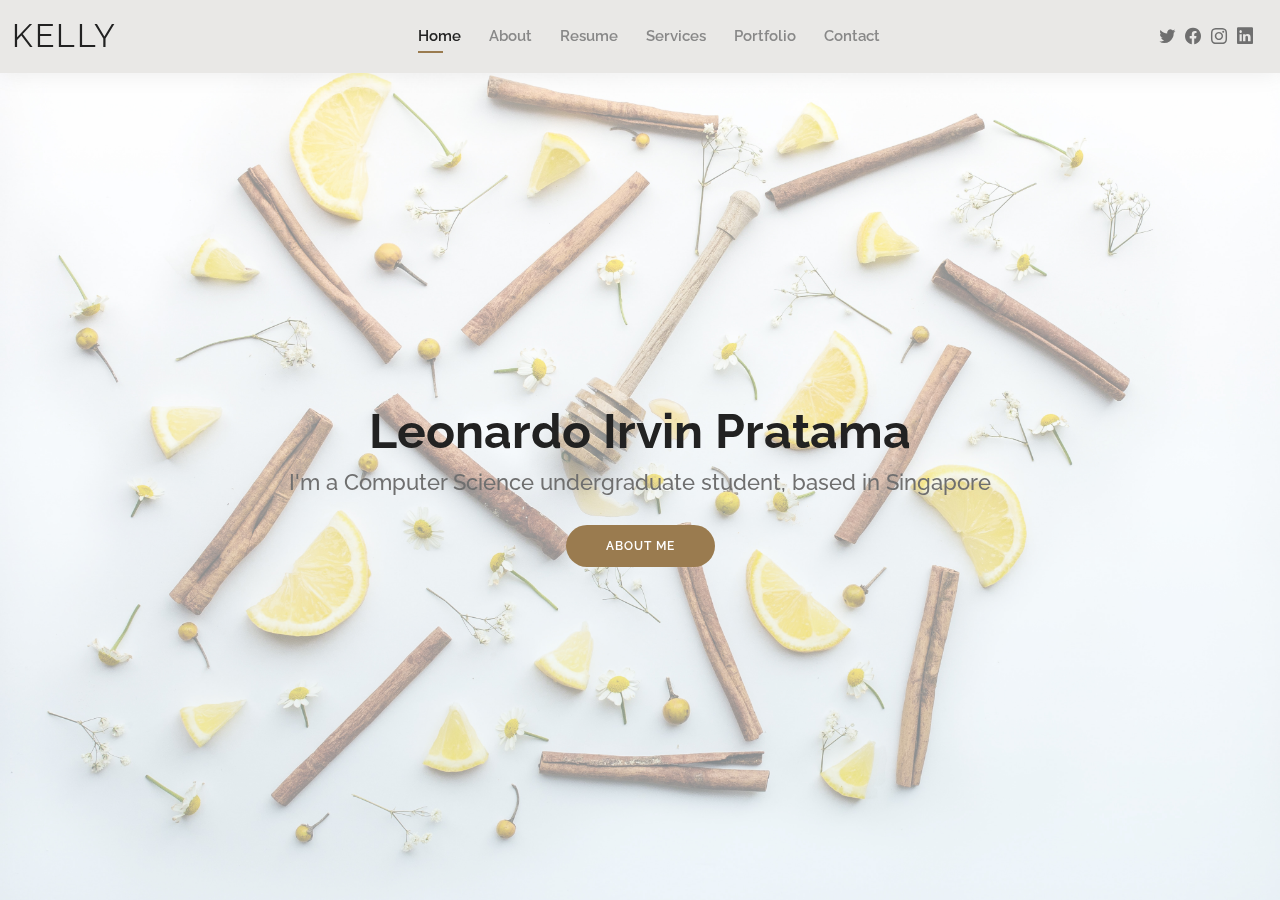
<file: index.html>
<!DOCTYPE html>
<html lang="en">

<head>
  <meta charset="utf-8">
  <meta content="width=device-width, initial-scale=1.0" name="viewport">

  <title>Leonardo Irvin Pratama</title>
  <meta content="" name="description">
  <meta content="" name="keywords">

  <!-- Favicons -->
  <link href="assets/img/favicon.png" rel="icon">
  <link href="assets/img/apple-touch-icon.png" rel="apple-touch-icon">

  <!-- Google Fonts -->
  <link href="https://fonts.googleapis.com/css?family=Open+Sans:300,300i,400,400i,600,600i,700,700i|Raleway:300,300i,400,400i,500,500i,600,600i,700,700i|Poppins:300,300i,400,400i,500,500i,600,600i,700,700i" rel="stylesheet">

  <!-- Vendor CSS Files -->
  <link href="assets/vendor/aos/aos.css" rel="stylesheet">
  <link href="assets/vendor/bootstrap/css/bootstrap.min.css" rel="stylesheet">
  <link href="assets/vendor/bootstrap-icons/bootstrap-icons.css" rel="stylesheet">
  <link href="assets/vendor/boxicons/css/boxicons.min.css" rel="stylesheet">
  <link href="assets/vendor/glightbox/css/glightbox.min.css" rel="stylesheet">
  <link href="assets/vendor/swiper/swiper-bundle.min.css" rel="stylesheet">

  <!-- Template Main CSS File -->
  <link href="assets/css/style.css" rel="stylesheet">

  <!-- =======================================================
  * Template Name: Kelly - v4.3.0
  * Template URL: https://bootstrapmade.com/kelly-free-bootstrap-cv-resume-html-template/
  * Author: BootstrapMade.com
  * License: https://bootstrapmade.com/license/
  ======================================================== -->
</head>

<body>

  <!-- ======= Header ======= -->
  <header id="header" class="fixed-top">
    <div class="container-fluid d-flex justify-content-between align-items-center">

      <h1 class="logo me-auto me-lg-0"><a href="index.html">Kelly</a></h1>
      <!-- Uncomment below if you prefer to use an image logo -->
      <!-- <a href="index.html" class="logo"><img src="assets/img/logo.png" alt="" class="img-fluid"></a>-->

      <nav id="navbar" class="navbar order-last order-lg-0">
        <ul>
          <li><a class="active" href="index.html">Home</a></li>
          <li><a href="about.html">About</a></li>
          <li><a href="resume.html">Resume</a></li>
          <li><a href="services.html">Services</a></li>
          <li><a href="portfolio.html">Portfolio</a></li>
          <li><a href="contact.html">Contact</a></li>
        </ul>
        <i class="bi bi-list mobile-nav-toggle"></i>
      </nav><!-- .navbar -->

      <div class="header-social-links">
        <a href="#" class="twitter"><i class="bi bi-twitter"></i></a>
        <a href="#" class="facebook"><i class="bi bi-facebook"></i></a>
        <a href="#" class="instagram"><i class="bi bi-instagram"></i></a>
        <a href="#" class="linkedin"><i class="bi bi-linkedin"></i></i></a>
      </div>

    </div>

  </header><!-- End Header -->

  <!-- ======= Hero Section ======= -->
  <section id="hero" class="d-flex align-items-center">
    <div class="container d-flex flex-column align-items-center" data-aos="zoom-in" data-aos-delay="100">
      <h1>Leonardo Irvin Pratama</h1>
      <h2>I'm a Computer Science undergraduate student, based in Singapore</h2>
      <a href="about.html" class="btn-about">About Me</a>
    </div>
  </section><!-- End Hero -->

  <div id="preloader"></div>
  <a href="#" class="back-to-top d-flex align-items-center justify-content-center"><i class="bi bi-arrow-up-short"></i></a>

  <!-- Vendor JS Files -->
  <script src="assets/vendor/aos/aos.js"></script>
  <script src="assets/vendor/bootstrap/js/bootstrap.bundle.min.js"></script>
  <script src="assets/vendor/glightbox/js/glightbox.min.js"></script>
  <script src="assets/vendor/isotope-layout/isotope.pkgd.min.js"></script>
  <script src="assets/vendor/php-email-form/validate.js"></script>
  <script src="assets/vendor/purecounter/purecounter.js"></script>
  <script src="assets/vendor/swiper/swiper-bundle.min.js"></script>
  <script src="assets/vendor/waypoints/noframework.waypoints.js"></script>

  <!-- Template Main JS File -->
  <script src="assets/js/main.js"></script>

</body>

</html>
</file>
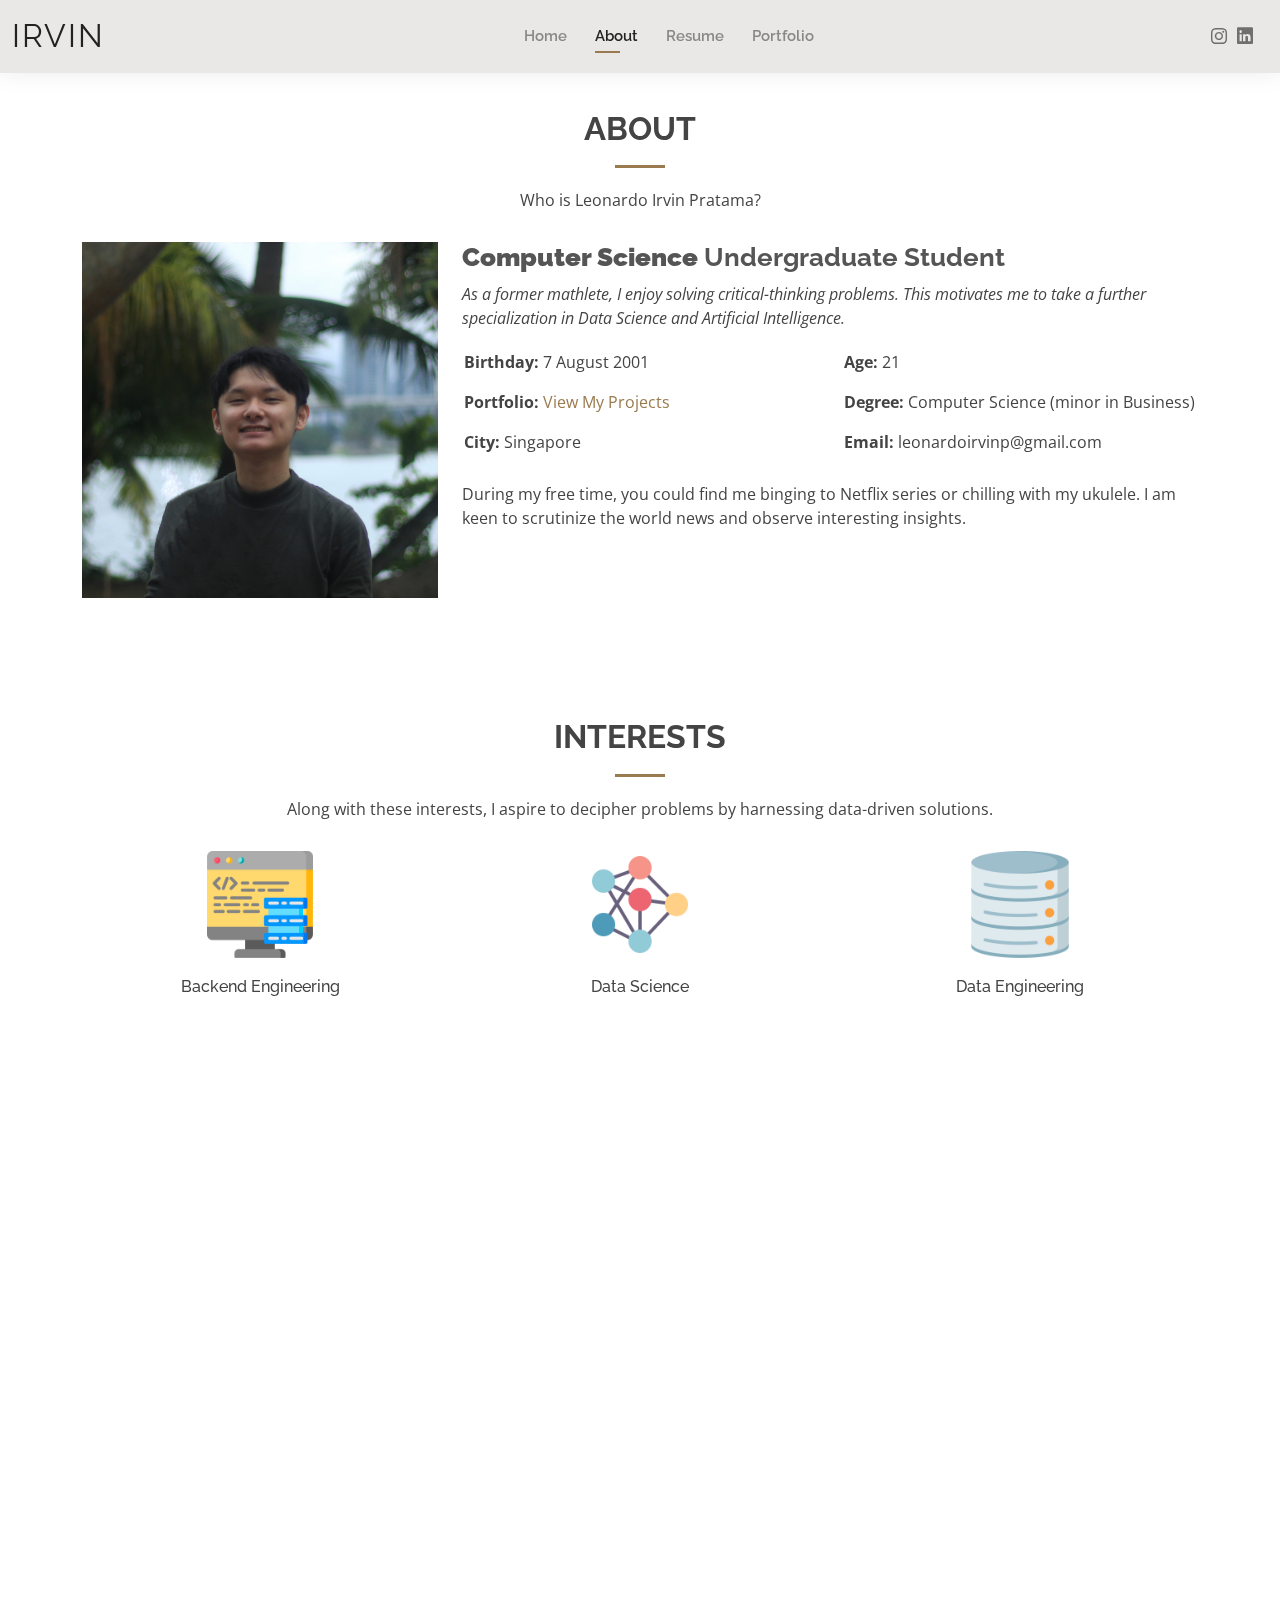
<file: about.html>
<!DOCTYPE html>
<html lang="en">

<head>
  <meta charset="utf-8">
  <meta content="width=device-width, initial-scale=1.0" name="viewport">

  <title>About - Leonardo Irvin Pratama</title>
  <meta content="" name="description">
  <meta content="" name="keywords">

  <!-- Favicons -->
  <link href="assets/img/favicon.png" rel="icon">
  <link href="assets/img/apple-touch-icon.png" rel="apple-touch-icon">

  <!-- Google Fonts -->
  <link href="https://fonts.googleapis.com/css?family=Open+Sans:300,300i,400,400i,600,600i,700,700i|Raleway:300,300i,400,400i,500,500i,600,600i,700,700i|Poppins:300,300i,400,400i,500,500i,600,600i,700,700i" rel="stylesheet">

  <!-- Vendor CSS Files -->
  <link href="assets/vendor/aos/aos.css" rel="stylesheet">
  <link href="assets/vendor/bootstrap/css/bootstrap.min.css" rel="stylesheet">
  <link href="assets/vendor/bootstrap-icons/bootstrap-icons.css" rel="stylesheet">
  <link href="assets/vendor/boxicons/css/boxicons.min.css" rel="stylesheet">
  <link href="assets/vendor/glightbox/css/glightbox.min.css" rel="stylesheet">
  <link href="assets/vendor/swiper/swiper-bundle.min.css" rel="stylesheet">

  <!-- Template Main CSS File -->
  <link href="assets/css/style.css" rel="stylesheet">

  <!-- =======================================================
  * Template Name: Kelly - v4.3.0
  * Template URL: https://bootstrapmade.com/kelly-free-bootstrap-cv-resume-html-template/
  * Author: BootstrapMade.com
  * License: https://bootstrapmade.com/license/
  ======================================================== -->
</head>

<body>

  <!-- ======= Header ======= -->
  <header id="header" class="fixed-top">
    <div class="container-fluid d-flex justify-content-between align-items-center">

      <h1 class="logo me-auto me-lg-0"><a href="index.html">Irvin</a></h1>
      <!-- Uncomment below if you prefer to use an image logo -->
      <!-- <a href="index.html" class="logo"><img src="assets/img/logo.png" alt="" class="img-fluid"></a>-->

      <nav id="navbar" class="navbar order-last order-lg-0">
        <ul>
          <li><a href="index.html">Home</a></li>
          <li><a class="active" href="about.html">About</a></li>
          <li><a href="resume.html">Resume</a></li>
          <li><a href="portfolio.html">Portfolio</a></li>
        </ul>
        <i class="bi bi-list mobile-nav-toggle"></i>
      </nav><!-- .navbar -->

      <div class="header-social-links">
        <a href="https://www.instagram.com/leonardo_irvin/" class="instagram"><i class="bi bi-instagram"></i></a>
        <a href="https://www.linkedin.com/in/leonardo-irvin-pratama/" class="linkedin"><i class="bi bi-linkedin"></i></i></a>
      </div>

    </div>

  </header><!-- End Header -->

  <main id="main">

    <!-- ======= About Section ======= -->
    <section id="about" class="about">
      <div class="container" data-aos="fade-up">

        <div class="section-title">
          <h2>About</h2>
          <p>Who is Leonardo Irvin Pratama?</p>
        </div>

        <div class="row">
          <div class="col-lg-4">
            <img src="assets/img/about.jpeg" class="img-fluid" alt="">
          </div>
          <div class="col-lg-8 pt-4 pt-lg-0 content">
            <h3><strong>Computer Science </strong>Undergraduate Student</h3>
            <p class="fst-italic">
              As a former mathlete, I enjoy solving critical-thinking problems. This motivates me to take a further specialization in Data Science and Artificial Intelligence.
            </p>
            <div class="row">
              <div class="col-lg-6">
                <ul>
                  <li><i class="bi bi-rounded-right"></i> <strong>Birthday:</strong> 7 August 2001</li>
                  <li><i class="bi bi-rounded-right"></i> <strong>Portfolio:</strong><a href="https://l-irvin.github.io/portfolio/portfolio.html"> View My Projects</a></li>
                  <li><i class="bi bi-rounded-right"></i> <strong>City:</strong> Singapore</li>
                </ul>
              </div>
              <div class="col-lg-6">
                <ul>
                  <li><i class="bi bi-rounded-right"></i> <strong>Age:</strong> 21</li>
                  <li><i class="bi bi-rounded-right"></i> <strong>Degree:</strong> Computer Science (minor in Business)</li>
                  <li><i class="bi bi-rounded-right"></i> <strong>Email:</strong> leonardoirvinp@gmail.com</li>
                </ul>
              </div>
            </div>
            <p>
              During my free time, you could find me binging to Netflix series or chilling with my ukulele. I am keen to scrutinize the world news and observe interesting insights.
            </p>
          </div>
        </div>
      </div>
    </section><!-- End About Section -->

    <!-- ======= Facts Section ======= -->
    <section id="facts" class="facts">
      <div class="container" data-aos="fade-up">

        <div class="section-title">
          <h2>Interests</h2>
          <p>Along with these interests, I aspire to decipher problems by harnessing data-driven solutions.</p>
        </div>

        <div class="row counters">

          <div class="col-xs-4 col-4 text-center">
            <img src="assets/img/softeng.png" width="30%" height="30%" class="img-fluid" alt="">
            <h6><br>Backend Engineering</h6>
          </div>

          <div class="col-xs-4 col-4 text-center">
            <img src="assets/img/datasci.png" width="30%" height="30%" class="img-fluid" alt="">
            <h6><br>Data Science</h6>
          </div>

          <div class="col-xs-4 col-4 text-center">
            <img src="assets/img/dataeng.png" width="30%" height="30%" class="img-fluid" alt="">
            <h6><br>Data Engineering</h6>
          </div>

        </div>

      </div>
    </section><!-- End Facts Section -->

    <!-- ======= Skills Section ======= -->
    <section id="skills" class="skills">
      <div class="container" data-aos="fade-up">

        <div class="section-title">
          <h2>Technical Skills</h2>
          <p>In the course of my academic, internship, and self-initiated work, I have developed these few technical skills.</p>
        </div>

        <div class="row skills-content">

          <div class="col-lg-6">

            <div class="progress">
              <span class="skill">Python <i class="val">100%</i></span>
              <div class="progress-bar-wrap">
                <div class="progress-bar" role="progressbar" aria-valuenow="100" aria-valuemin="0" aria-valuemax="100"></div>
              </div>
            </div>

            <div class="progress">
              <span class="skill">C <i class="val">80%</i></span>
              <div class="progress-bar-wrap">
                <div class="progress-bar" role="progressbar" aria-valuenow="80" aria-valuemin="0" aria-valuemax="100"></div>
              </div>
            </div>

            <div class="progress">
              <span class="skill">JavaScript <i class="val">65%</i></span>
              <div class="progress-bar-wrap">
                <div class="progress-bar" role="progressbar" aria-valuenow="65" aria-valuemin="0" aria-valuemax="100"></div>
              </div>
            </div>

            <div class="progress">
              <span class="skill">Java <i class="val">75%</i></span>
              <div class="progress-bar-wrap">
                <div class="progress-bar" role="progressbar" aria-valuenow="75" aria-valuemin="0" aria-valuemax="100"></div>
              </div>
            </div>

          </div>

          <div class="col-lg-6">

            <div class="progress">
              <span class="skill">SQL <i class="val">100%</i></span>
              <div class="progress-bar-wrap">
                <div class="progress-bar" role="progressbar" aria-valuenow="100" aria-valuemin="0" aria-valuemax="100"></div>
              </div>
            </div>

            <div class="progress">
              <span class="skill">C++ <i class="val">65%</i></span>
              <div class="progress-bar-wrap">
                <div class="progress-bar" role="progressbar" aria-valuenow="65" aria-valuemin="0" aria-valuemax="100"></div>
              </div>
            </div>

            <div class="progress">
              <span class="skill">ReactJS <i class="val">80%</i></span>
              <div class="progress-bar-wrap">
                <div class="progress-bar" role="progressbar" aria-valuenow="80" aria-valuemin="0" aria-valuemax="100"></div>
              </div>
            </div>

            <div class="progress">
              <span class="skill">Spark <i class="val">70%</i></span>
              <div class="progress-bar-wrap">
                <div class="progress-bar" role="progressbar" aria-valuenow="70" aria-valuemin="0" aria-valuemax="100"></div>
              </div>
            </div>

          </div>

        </div>

      </div>
    </section><!-- End Skills Section -->

    <!-- ======= Skills Section ======= -->
    <section id="skills" class="skills">
      <div class="container" data-aos="fade-up">

        <div class="section-title">
          <h2>Other Skills</h2>
          <p>Aside from these technical skills, I relish exploring the artsy side of mine out of curiosity during a few organizational work.</p>
        </div>

        <div class="row skills-content">

          <div class="col-lg-6">

            <div class="progress">
              <span class="skill">Adobe Photoshop <i class="val">90%</i></span>
              <div class="progress-bar-wrap">
                <div class="progress-bar" role="progressbar" aria-valuenow="90" aria-valuemin="0" aria-valuemax="100"></div>
              </div>
            </div>

            <div class="progress">
              <span class="skill">Adobe Illustrator <i class="val">95%</i></span>
              <div class="progress-bar-wrap">
                <div class="progress-bar" role="progressbar" aria-valuenow="95" aria-valuemin="0" aria-valuemax="100"></div>
              </div>
            </div>

            <div class="progress">
              <span class="skill">Tableau <i class="val">65%</i></span>
              <div class="progress-bar-wrap">
                <div class="progress-bar" role="progressbar" aria-valuenow="65" aria-valuemin="0" aria-valuemax="100"></div>
              </div>
            </div>

          </div>

          <div class="col-lg-6">

            <div class="progress">
              <span class="skill">Adobe Premiere Pro <i class="val">90%</i></span>
              <div class="progress-bar-wrap">
                <div class="progress-bar" role="progressbar" aria-valuenow="90" aria-valuemin="0" aria-valuemax="100"></div>
              </div>
            </div>

            <div class="progress">
              <span class="skill">Microsoft Office <i class="val">95%</i></span>
              <div class="progress-bar-wrap">
                <div class="progress-bar" role="progressbar" aria-valuenow="95" aria-valuemin="0" aria-valuemax="100"></div>
              </div>
            </div>

          </div>

        </div>

      </div>
    </section><!-- End Skills Section -->

  </main><!-- End #main -->

  <div id="preloader"></div>
  <a href="#" class="back-to-top d-flex align-items-center justify-content-center"><i class="bi bi-arrow-up-short"></i></a>

  <!-- Vendor JS Files -->
  <script src="assets/vendor/aos/aos.js"></script>
  <script src="assets/vendor/bootstrap/js/bootstrap.bundle.min.js"></script>
  <script src="assets/vendor/glightbox/js/glightbox.min.js"></script>
  <script src="assets/vendor/isotope-layout/isotope.pkgd.min.js"></script>
  <script src="assets/vendor/php-email-form/validate.js"></script>
  <script src="assets/vendor/purecounter/purecounter.js"></script>
  <script src="assets/vendor/swiper/swiper-bundle.min.js"></script>
  <script src="assets/vendor/waypoints/noframework.waypoints.js"></script>

  <!-- Template Main JS File -->
  <script src="assets/js/main.js"></script>

</body>

</html>
</file>
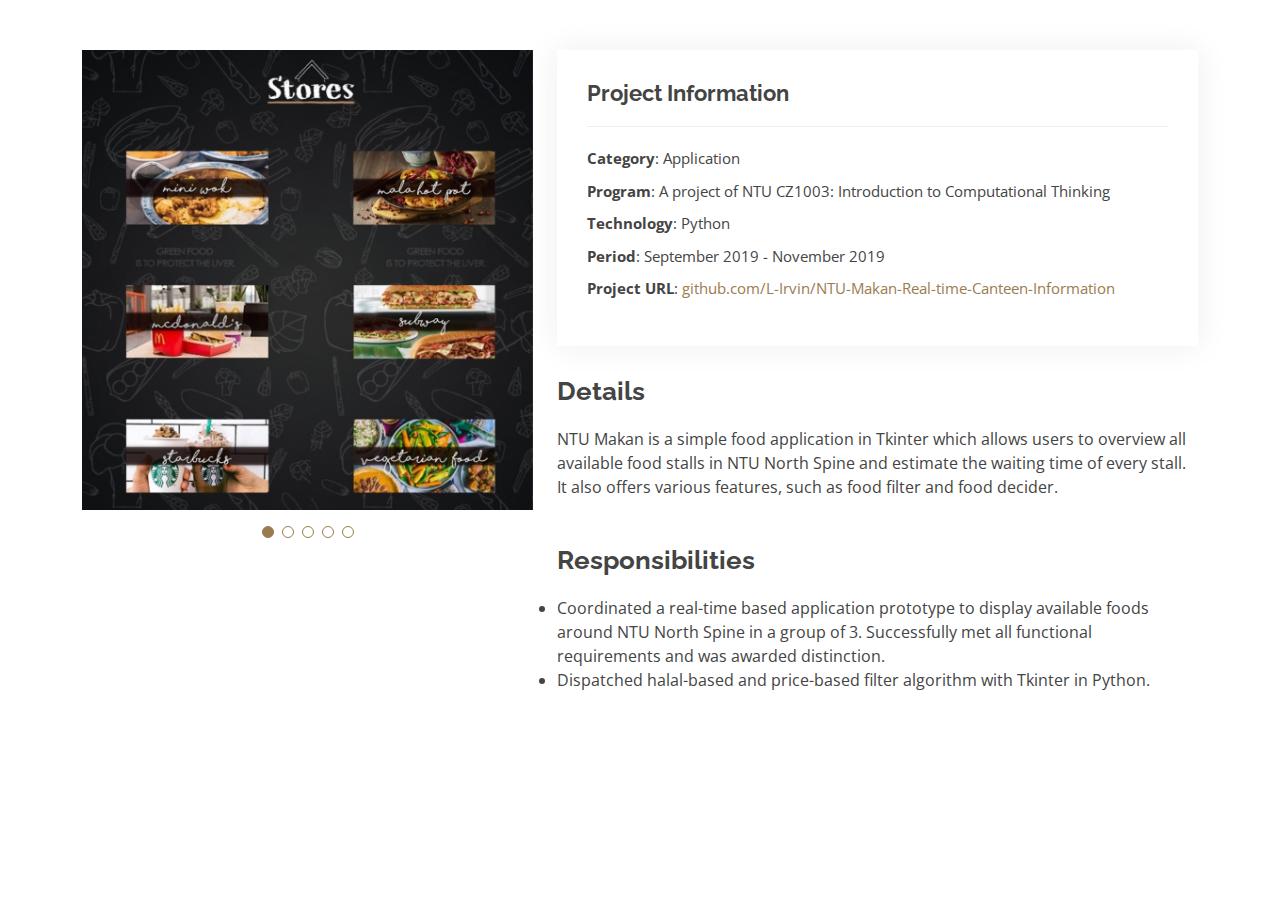
<file: portfolio-details-app-1.html>
<!DOCTYPE html>
<html lang="en">

<head>
  <meta charset="utf-8">
  <meta content="width=device-width, initial-scale=1.0" name="viewport">

  <title>Portfolio Details - Leonardo Irvin Pratama</title>
  <meta content="" name="description">
  <meta content="" name="keywords">

  <!-- Favicons -->
  <link href="assets/img/favicon.png" rel="icon">
  <link href="assets/img/apple-touch-icon.png" rel="apple-touch-icon">

  <!-- Google Fonts -->
  <link href="https://fonts.googleapis.com/css?family=Open+Sans:300,300i,400,400i,600,600i,700,700i|Raleway:300,300i,400,400i,500,500i,600,600i,700,700i|Poppins:300,300i,400,400i,500,500i,600,600i,700,700i" rel="stylesheet">

  <!-- Vendor CSS Files -->
  <link href="assets/vendor/aos/aos.css" rel="stylesheet">
  <link href="assets/vendor/bootstrap/css/bootstrap.min.css" rel="stylesheet">
  <link href="assets/vendor/bootstrap-icons/bootstrap-icons.css" rel="stylesheet">
  <link href="assets/vendor/boxicons/css/boxicons.min.css" rel="stylesheet">
  <link href="assets/vendor/glightbox/css/glightbox.min.css" rel="stylesheet">
  <link href="assets/vendor/swiper/swiper-bundle.min.css" rel="stylesheet">

  <!-- Template Main CSS File -->
  <link href="assets/css/style.css" rel="stylesheet">

  <!-- =======================================================
  * Template Name: Kelly - v4.3.0
  * Template URL: https://bootstrapmade.com/kelly-free-bootstrap-cv-resume-html-template/
  * Author: BootstrapMade.com
  * License: https://bootstrapmade.com/license/
  ======================================================== -->
</head>

<body>

  <main id="main">

    <!-- ======= Portfolio Details Section ======= -->
    <section id="portfolio-details" class="portfolio-details">
      <div class="container">

        <div class="row gy-4">

          <div class="col-lg-5">
            <div class="portfolio-details-slider swiper-container">
              <div class="swiper-wrapper align-items-center">

                <div class="swiper-slide">
                  <img src="assets/img/portfolio/portfolio-6-3.png" alt="">
                </div>

                <div class="swiper-slide">
                  <img src="assets/img/portfolio/portfolio-6-2.png" alt="">
                </div>

                <div class="swiper-slide">
                  <img src="assets/img/portfolio/portfolio-6-4.png" alt="">
                </div>

                <div class="swiper-slide">
                  <img src="assets/img/portfolio/portfolio-6-1.png" alt="">
                </div>

                <div class="swiper-slide">
                  <img src="assets/img/portfolio/portfolio-6-5.png" alt="">
                </div>

              </div>
              <div class="swiper-pagination"></div>
            </div>
          </div>

          <div class="col-lg-7">
            <div class="portfolio-info">
              <h3>Project Information</h3>
              <ul>
                <li><strong>Category</strong>: Application</li>
                <li><strong>Program</strong>: A project of NTU CZ1003: Introduction to Computational Thinking</li>
                <li><strong>Technology</strong>: Python</li>
                <li><strong>Period</strong>: September 2019 - November 2019</li>
                <li><strong>Project URL</strong>: <a href="https://github.com/L-Irvin/NTU-Makan-Real-time-Canteen-Information">github.com/L-Irvin/NTU-Makan-Real-time-Canteen-Information</a></li>
              </ul>
            </div>
            <div class="portfolio-description">
              <h2>Details</h2>
              <p>
                NTU Makan is a simple food application in Tkinter which allows users to overview all available food stalls in NTU North Spine and estimate the waiting time of every stall. It also offers various features, such as food filter and food decider.
              </p>
            </div>
            <div class="portfolio-description">
              <h2>Responsibilities</h2>
              <p>
                <li>Coordinated a real-time based application prototype to display available foods around NTU North Spine in a group of 3. Successfully met all functional requirements and was awarded distinction.</li>
                <li>Dispatched halal-based and price-based filter algorithm with Tkinter in Python.</li>
              </p>
            </div>
          </div>

        </div>

      </div>
    </section><!-- End Portfolio Details Section -->

  </main><!-- End #main -->

  <div id="preloader"></div>
  <a href="#" class="back-to-top d-flex align-items-center justify-content-center"><i class="bi bi-arrow-up-short"></i></a>

  <!-- Vendor JS Files -->
  <script src="assets/vendor/aos/aos.js"></script>
  <script src="assets/vendor/bootstrap/js/bootstrap.bundle.min.js"></script>
  <script src="assets/vendor/glightbox/js/glightbox.min.js"></script>
  <script src="assets/vendor/isotope-layout/isotope.pkgd.min.js"></script>
  <script src="assets/vendor/php-email-form/validate.js"></script>
  <script src="assets/vendor/purecounter/purecounter.js"></script>
  <script src="assets/vendor/swiper/swiper-bundle.min.js"></script>
  <script src="assets/vendor/waypoints/noframework.waypoints.js"></script>

  <!-- Template Main JS File -->
  <script src="assets/js/main.js"></script>

</body>

</html>
</file>
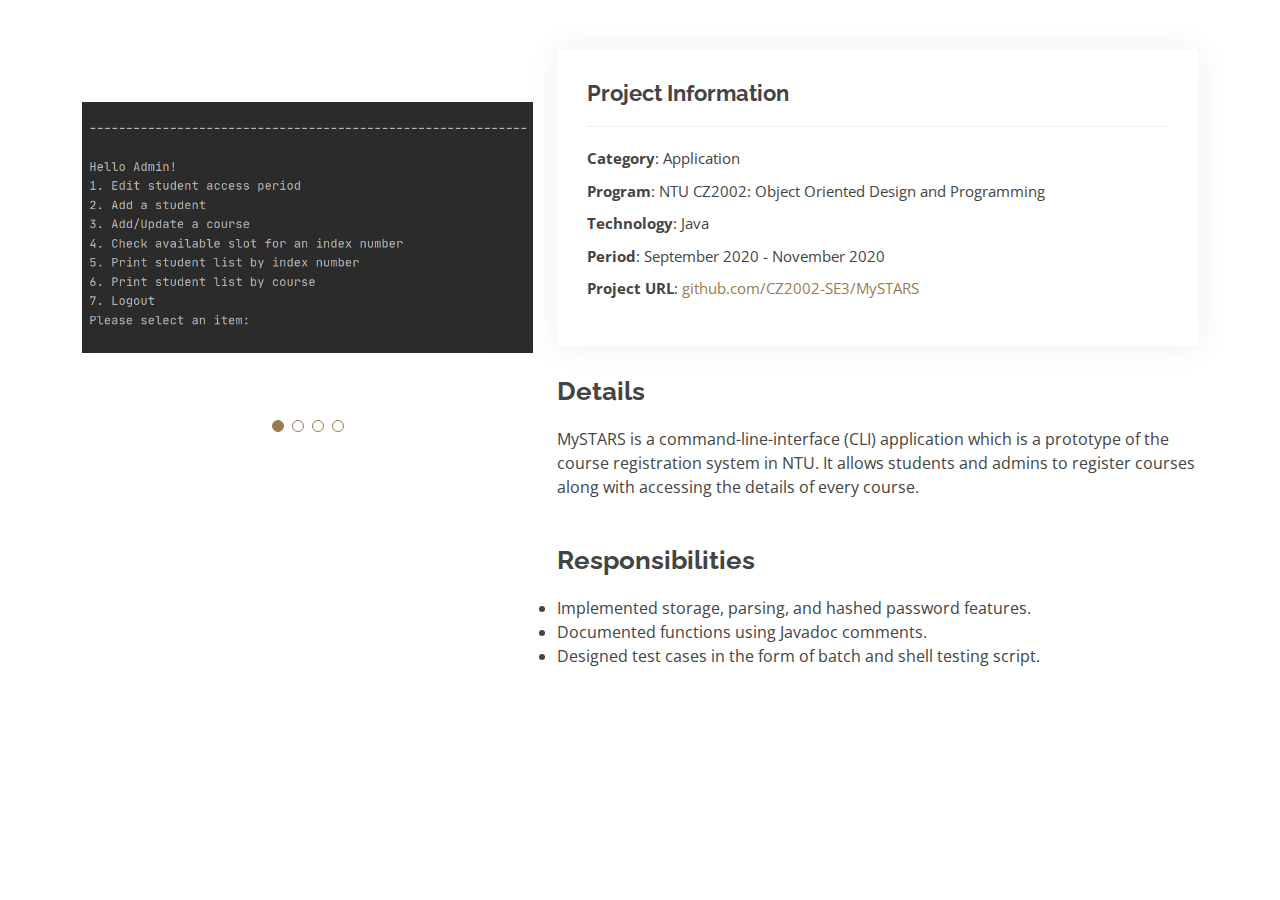
<file: portfolio-details-app-2.html>
<!DOCTYPE html>
<html lang="en">

<head>
  <meta charset="utf-8">
  <meta content="width=device-width, initial-scale=1.0" name="viewport">

  <title>Portfolio Details - Leonardo Irvin Pratama</title>
  <meta content="" name="description">
  <meta content="" name="keywords">

  <!-- Favicons -->
  <link href="assets/img/favicon.png" rel="icon">
  <link href="assets/img/apple-touch-icon.png" rel="apple-touch-icon">

  <!-- Google Fonts -->
  <link href="https://fonts.googleapis.com/css?family=Open+Sans:300,300i,400,400i,600,600i,700,700i|Raleway:300,300i,400,400i,500,500i,600,600i,700,700i|Poppins:300,300i,400,400i,500,500i,600,600i,700,700i" rel="stylesheet">

  <!-- Vendor CSS Files -->
  <link href="assets/vendor/aos/aos.css" rel="stylesheet">
  <link href="assets/vendor/bootstrap/css/bootstrap.min.css" rel="stylesheet">
  <link href="assets/vendor/bootstrap-icons/bootstrap-icons.css" rel="stylesheet">
  <link href="assets/vendor/boxicons/css/boxicons.min.css" rel="stylesheet">
  <link href="assets/vendor/glightbox/css/glightbox.min.css" rel="stylesheet">
  <link href="assets/vendor/swiper/swiper-bundle.min.css" rel="stylesheet">

  <!-- Template Main CSS File -->
  <link href="assets/css/style.css" rel="stylesheet">

  <!-- =======================================================
  * Template Name: Kelly - v4.3.0
  * Template URL: https://bootstrapmade.com/kelly-free-bootstrap-cv-resume-html-template/
  * Author: BootstrapMade.com
  * License: https://bootstrapmade.com/license/
  ======================================================== -->
</head>

<body>

  <main id="main">

    <!-- ======= Portfolio Details Section ======= -->
    <section id="portfolio-details" class="portfolio-details">
      <div class="container">

        <div class="row gy-4">

          <div class="col-lg-5">
            <div class="portfolio-details-slider swiper-container">
              <div class="swiper-wrapper align-items-center">

                <div class="swiper-slide">
                  <img src="assets/img/portfolio/portfolio-3-1.png" alt="">
                </div>

                <div class="swiper-slide">
                  <img src="assets/img/portfolio/portfolio-3-2.png" alt="">
                </div>

                <div class="swiper-slide">
                  <img src="assets/img/portfolio/portfolio-3-3.png" alt="">
                </div>

                <div class="swiper-slide">
                  <img src="assets/img/portfolio/portfolio-3-4.png" alt="">
                </div>

              </div>
              <div class="swiper-pagination"></div>
            </div>
          </div>

          <div class="col-lg-7">
            <div class="portfolio-info">
              <h3>Project Information</h3>
              <ul>
                <li><strong>Category</strong>: Application</li>
                <li><strong>Program</strong>: NTU CZ2002: Object Oriented Design and Programming</li>
                <li><strong>Technology</strong>: Java</li>
                <li><strong>Period</strong>: September 2020 - November 2020</li>
                <li><strong>Project URL</strong>: <a href="https://github.com/CZ2002-SE3/MySTARS">github.com/CZ2002-SE3/MySTARS</a></li>
              </ul>
            </div>
            <div class="portfolio-description">
              <h2>Details</h2>
              <p>
                MySTARS is a command-line-interface (CLI) application which is a prototype of the course registration system in NTU. It allows students and admins to register courses along with accessing the details of every course. 
              </p>
            </div>
            <div class="portfolio-description">
              <h2>Responsibilities</h2>
              <p>
                <li>Implemented storage, parsing, and hashed password features.</li>
                <li>Documented functions using Javadoc comments.</li>
                <li>Designed test cases in the form of batch and shell testing script.</li>
              </p>
            </div>
          </div>

        </div>

      </div>
    </section><!-- End Portfolio Details Section -->

  </main><!-- End #main -->

  <div id="preloader"></div>
  <a href="#" class="back-to-top d-flex align-items-center justify-content-center"><i class="bi bi-arrow-up-short"></i></a>

  <!-- Vendor JS Files -->
  <script src="assets/vendor/aos/aos.js"></script>
  <script src="assets/vendor/bootstrap/js/bootstrap.bundle.min.js"></script>
  <script src="assets/vendor/glightbox/js/glightbox.min.js"></script>
  <script src="assets/vendor/isotope-layout/isotope.pkgd.min.js"></script>
  <script src="assets/vendor/php-email-form/validate.js"></script>
  <script src="assets/vendor/purecounter/purecounter.js"></script>
  <script src="assets/vendor/swiper/swiper-bundle.min.js"></script>
  <script src="assets/vendor/waypoints/noframework.waypoints.js"></script>

  <!-- Template Main JS File -->
  <script src="assets/js/main.js"></script>

</body>

</html>
</file>
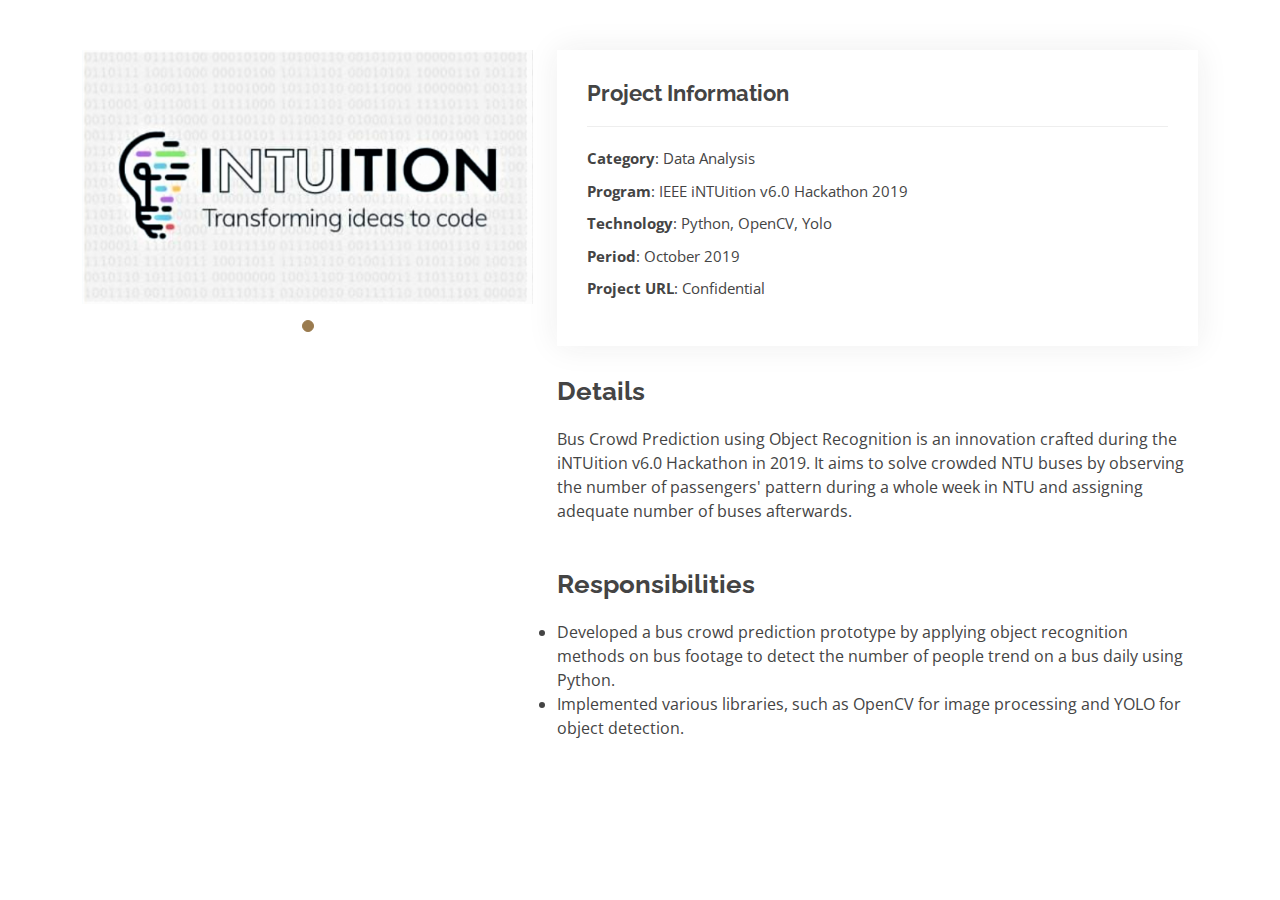
<file: portfolio-details-data-1.html>
<!DOCTYPE html>
<html lang="en">

<head>
  <meta charset="utf-8">
  <meta content="width=device-width, initial-scale=1.0" name="viewport">

  <title>Portfolio Details - Leonardo Irvin Pratama</title>
  <meta content="" name="description">
  <meta content="" name="keywords">

  <!-- Favicons -->
  <link href="assets/img/favicon.png" rel="icon">
  <link href="assets/img/apple-touch-icon.png" rel="apple-touch-icon">

  <!-- Google Fonts -->
  <link href="https://fonts.googleapis.com/css?family=Open+Sans:300,300i,400,400i,600,600i,700,700i|Raleway:300,300i,400,400i,500,500i,600,600i,700,700i|Poppins:300,300i,400,400i,500,500i,600,600i,700,700i" rel="stylesheet">

  <!-- Vendor CSS Files -->
  <link href="assets/vendor/aos/aos.css" rel="stylesheet">
  <link href="assets/vendor/bootstrap/css/bootstrap.min.css" rel="stylesheet">
  <link href="assets/vendor/bootstrap-icons/bootstrap-icons.css" rel="stylesheet">
  <link href="assets/vendor/boxicons/css/boxicons.min.css" rel="stylesheet">
  <link href="assets/vendor/glightbox/css/glightbox.min.css" rel="stylesheet">
  <link href="assets/vendor/swiper/swiper-bundle.min.css" rel="stylesheet">

  <!-- Template Main CSS File -->
  <link href="assets/css/style.css" rel="stylesheet">

  <!-- =======================================================
  * Template Name: Kelly - v4.3.0
  * Template URL: https://bootstrapmade.com/kelly-free-bootstrap-cv-resume-html-template/
  * Author: BootstrapMade.com
  * License: https://bootstrapmade.com/license/
  ======================================================== -->
</head>

<body>

  <main id="main">

    <!-- ======= Portfolio Details Section ======= -->
    <section id="portfolio-details" class="portfolio-details">
      <div class="container">

        <div class="row gy-4">

          <div class="col-lg-5">
            <div class="portfolio-details-slider swiper-container">
              <div class="swiper-wrapper align-items-center">

                <div class="swiper-slide">
                  <img src="assets/img/portfolio/portfolio-5.png" alt="">
                </div>

              </div>
              <div class="swiper-pagination"></div>
            </div>
          </div>

          <div class="col-lg-7">
            <div class="portfolio-info">
              <h3>Project Information</h3>
              <ul>
                <li><strong>Category</strong>: Data Analysis</li>
                <li><strong>Program</strong>: IEEE iNTUition v6.0 Hackathon 2019</li>
                <li><strong>Technology</strong>: Python, OpenCV, Yolo</li>
                <li><strong>Period</strong>: October 2019</li>
                <li><strong>Project URL</strong>: Confidential</li>
              </ul>
            </div>
            <div class="portfolio-description">
              <h2>Details</h2>
              <p>
                Bus Crowd Prediction using Object Recognition is an innovation crafted during the iNTUition v6.0 Hackathon in 2019. It aims to solve crowded NTU buses by observing the number of passengers' pattern during a whole week in NTU and assigning adequate number of buses afterwards. 
              </p>
            </div>
            <div class="portfolio-description">
              <h2>Responsibilities</h2>
              <p>
                <li>Developed a bus crowd prediction prototype by applying object recognition methods on bus footage to detect the number of people trend on a bus daily using Python.</li>
                <li>Implemented various libraries, such as OpenCV for image processing and YOLO for object detection.</li>
              </p>
            </div>
          </div>

        </div>

      </div>
    </section><!-- End Portfolio Details Section -->

  </main><!-- End #main -->

  <div id="preloader"></div>
  <a href="#" class="back-to-top d-flex align-items-center justify-content-center"><i class="bi bi-arrow-up-short"></i></a>

  <!-- Vendor JS Files -->
  <script src="assets/vendor/aos/aos.js"></script>
  <script src="assets/vendor/bootstrap/js/bootstrap.bundle.min.js"></script>
  <script src="assets/vendor/glightbox/js/glightbox.min.js"></script>
  <script src="assets/vendor/isotope-layout/isotope.pkgd.min.js"></script>
  <script src="assets/vendor/php-email-form/validate.js"></script>
  <script src="assets/vendor/purecounter/purecounter.js"></script>
  <script src="assets/vendor/swiper/swiper-bundle.min.js"></script>
  <script src="assets/vendor/waypoints/noframework.waypoints.js"></script>

  <!-- Template Main JS File -->
  <script src="assets/js/main.js"></script>

</body>

</html>
</file>
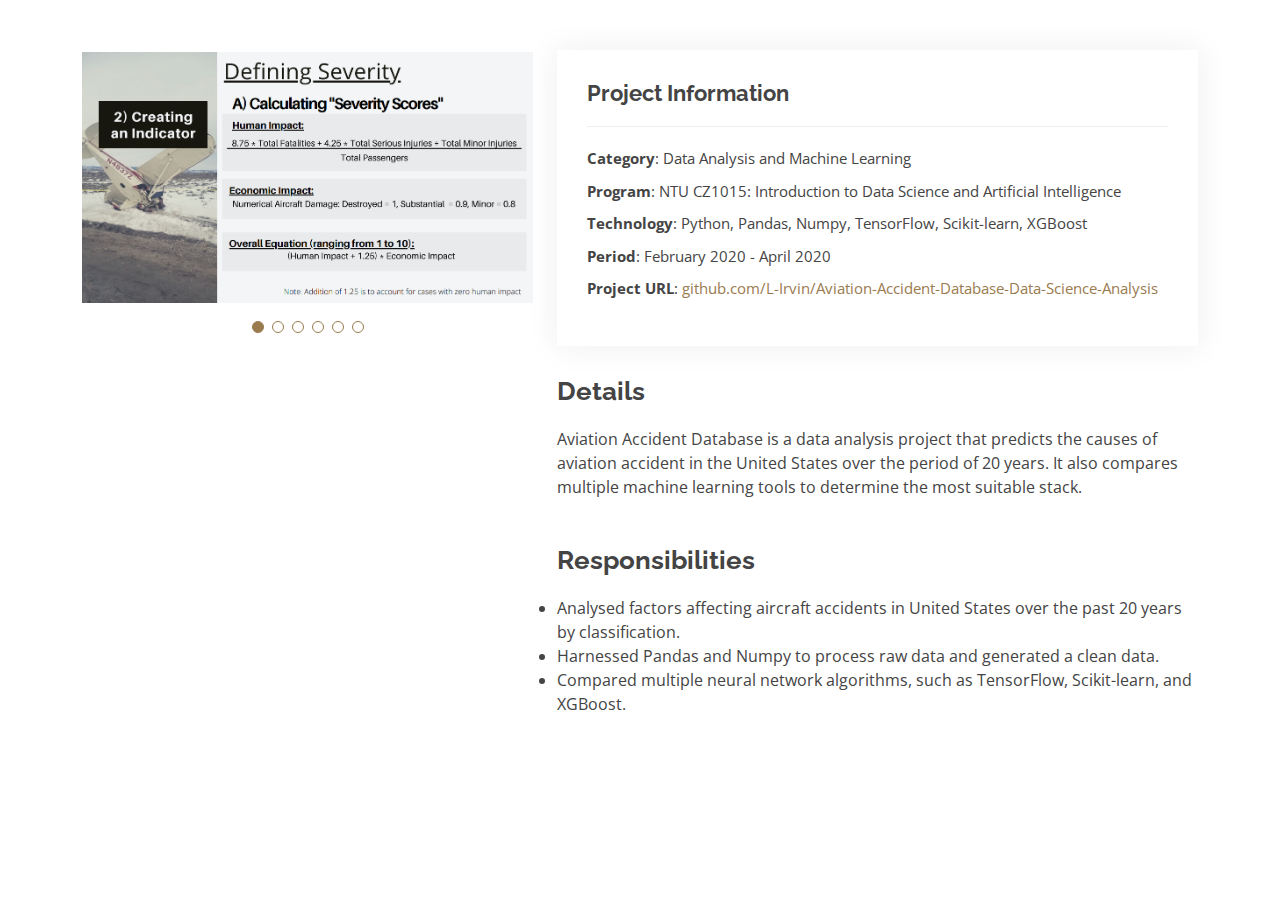
<file: portfolio-details-data-2.html>
<!DOCTYPE html>
<html lang="en">

<head>
  <meta charset="utf-8">
  <meta content="width=device-width, initial-scale=1.0" name="viewport">

  <title>Portfolio Details - Leonardo Irvin Pratama</title>
  <meta content="" name="description">
  <meta content="" name="keywords">

  <!-- Favicons -->
  <link href="assets/img/favicon.png" rel="icon">
  <link href="assets/img/apple-touch-icon.png" rel="apple-touch-icon">

  <!-- Google Fonts -->
  <link href="https://fonts.googleapis.com/css?family=Open+Sans:300,300i,400,400i,600,600i,700,700i|Raleway:300,300i,400,400i,500,500i,600,600i,700,700i|Poppins:300,300i,400,400i,500,500i,600,600i,700,700i" rel="stylesheet">

  <!-- Vendor CSS Files -->
  <link href="assets/vendor/aos/aos.css" rel="stylesheet">
  <link href="assets/vendor/bootstrap/css/bootstrap.min.css" rel="stylesheet">
  <link href="assets/vendor/bootstrap-icons/bootstrap-icons.css" rel="stylesheet">
  <link href="assets/vendor/boxicons/css/boxicons.min.css" rel="stylesheet">
  <link href="assets/vendor/glightbox/css/glightbox.min.css" rel="stylesheet">
  <link href="assets/vendor/swiper/swiper-bundle.min.css" rel="stylesheet">

  <!-- Template Main CSS File -->
  <link href="assets/css/style.css" rel="stylesheet">

  <!-- =======================================================
  * Template Name: Kelly - v4.3.0
  * Template URL: https://bootstrapmade.com/kelly-free-bootstrap-cv-resume-html-template/
  * Author: BootstrapMade.com
  * License: https://bootstrapmade.com/license/
  ======================================================== -->
</head>

<body>

  <main id="main">

    <!-- ======= Portfolio Details Section ======= -->
    <section id="portfolio-details" class="portfolio-details">
      <div class="container">

        <div class="row gy-4">

          <div class="col-lg-5">
            <div class="portfolio-details-slider swiper-container">
              <div class="swiper-wrapper align-items-center">

                <div class="swiper-slide">
                  <img src="assets/img/portfolio/portfolio-4-5.png" alt="">
                </div>

                <div class="swiper-slide">
                  <img src="assets/img/portfolio/portfolio-4-4.png" alt="">
                </div>

                <div class="swiper-slide">
                  <img src="assets/img/portfolio/portfolio-4-3.png" alt="">
                </div>

                <div class="swiper-slide">
                  <img src="assets/img/portfolio/portfolio-4-1.png" alt="">
                </div>

                <div class="swiper-slide">
                  <img src="assets/img/portfolio/portfolio-4-6.png" alt="">
                </div>

                <div class="swiper-slide">
                  <img src="assets/img/portfolio/portfolio-4-2.png" alt="">
                </div>

              </div>
              <div class="swiper-pagination"></div>
            </div>
          </div>

          <div class="col-lg-7">
            <div class="portfolio-info">
              <h3>Project Information</h3>
              <ul>
                <li><strong>Category</strong>: Data Analysis and Machine Learning</li>
                <li><strong>Program</strong>:  NTU CZ1015: Introduction to Data Science and Artificial Intelligence</li>
                <li><strong>Technology</strong>: Python, Pandas, Numpy, TensorFlow, Scikit-learn, XGBoost</li>
                <li><strong>Period</strong>: February 2020 - April 2020</li>
                <li><strong>Project URL</strong>: <a href="https://github.com/L-Irvin/Aviation-Accident-Database-Data-Science-Analysis">github.com/L-Irvin/Aviation-Accident-Database-Data-Science-Analysis</a></li>
              </ul>
            </div>
            <div class="portfolio-description">
              <h2>Details</h2>
              <p>
                Aviation Accident Database is a data analysis project that predicts the causes of aviation accident in the United States over the period of 20 years. It also compares multiple machine learning tools to determine the most suitable stack. 
              </p>
            </div>
            <div class="portfolio-description">
              <h2>Responsibilities</h2>
              <p>
                <li>Analysed factors affecting aircraft accidents in United States over the past 20 years by classification.</li>
                <li>Harnessed Pandas and Numpy to process raw data and generated a clean data.</li>
                <li>Compared multiple neural network algorithms, such as TensorFlow, Scikit-learn, and XGBoost.</li>
              </p>
            </div>
          </div>

        </div>

      </div>
    </section><!-- End Portfolio Details Section -->

  </main><!-- End #main -->

  <div id="preloader"></div>
  <a href="#" class="back-to-top d-flex align-items-center justify-content-center"><i class="bi bi-arrow-up-short"></i></a>

  <!-- Vendor JS Files -->
  <script src="assets/vendor/aos/aos.js"></script>
  <script src="assets/vendor/bootstrap/js/bootstrap.bundle.min.js"></script>
  <script src="assets/vendor/glightbox/js/glightbox.min.js"></script>
  <script src="assets/vendor/isotope-layout/isotope.pkgd.min.js"></script>
  <script src="assets/vendor/php-email-form/validate.js"></script>
  <script src="assets/vendor/purecounter/purecounter.js"></script>
  <script src="assets/vendor/swiper/swiper-bundle.min.js"></script>
  <script src="assets/vendor/waypoints/noframework.waypoints.js"></script>

  <!-- Template Main JS File -->
  <script src="assets/js/main.js"></script>

</body>

</html>
</file>
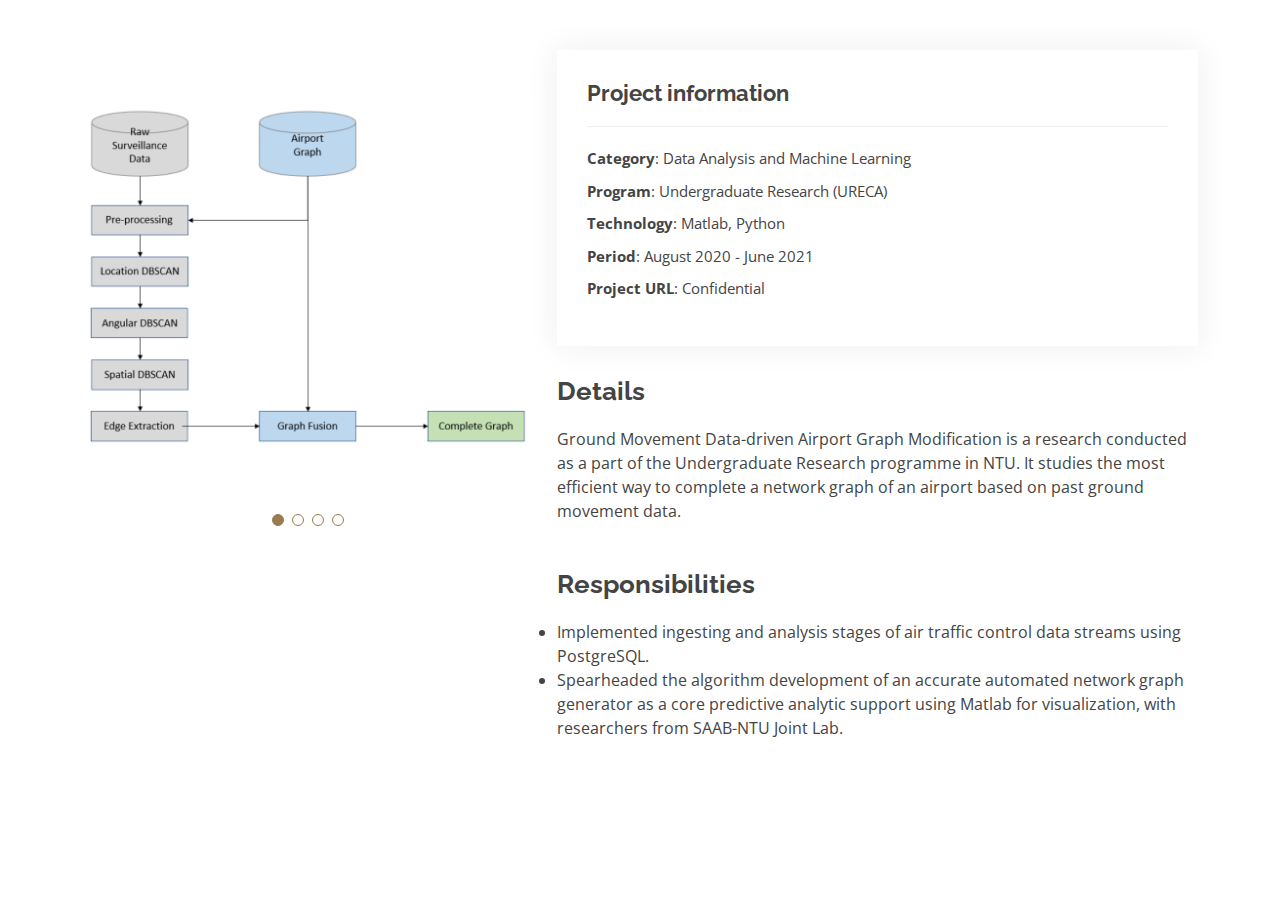
<file: portfolio-details-data-3.html>
<!DOCTYPE html>
<html lang="en">

<head>
  <meta charset="utf-8">
  <meta content="width=device-width, initial-scale=1.0" name="viewport">

  <title>Portfolio Details - Leonardo Irvin Pratama</title>
  <meta content="" name="description">
  <meta content="" name="keywords">

  <!-- Favicons -->
  <link href="assets/img/favicon.png" rel="icon">
  <link href="assets/img/apple-touch-icon.png" rel="apple-touch-icon">

  <!-- Google Fonts -->
  <link href="https://fonts.googleapis.com/css?family=Open+Sans:300,300i,400,400i,600,600i,700,700i|Raleway:300,300i,400,400i,500,500i,600,600i,700,700i|Poppins:300,300i,400,400i,500,500i,600,600i,700,700i" rel="stylesheet">

  <!-- Vendor CSS Files -->
  <link href="assets/vendor/aos/aos.css" rel="stylesheet">
  <link href="assets/vendor/bootstrap/css/bootstrap.min.css" rel="stylesheet">
  <link href="assets/vendor/bootstrap-icons/bootstrap-icons.css" rel="stylesheet">
  <link href="assets/vendor/boxicons/css/boxicons.min.css" rel="stylesheet">
  <link href="assets/vendor/glightbox/css/glightbox.min.css" rel="stylesheet">
  <link href="assets/vendor/swiper/swiper-bundle.min.css" rel="stylesheet">

  <!-- Template Main CSS File -->
  <link href="assets/css/style.css" rel="stylesheet">

  <!-- =======================================================
  * Template Name: Kelly - v4.3.0
  * Template URL: https://bootstrapmade.com/kelly-free-bootstrap-cv-resume-html-template/
  * Author: BootstrapMade.com
  * License: https://bootstrapmade.com/license/
  ======================================================== -->
</head>

<body>

  <main id="main">

    <!-- ======= Portfolio Details Section ======= -->
    <section id="portfolio-details" class="portfolio-details">
      <div class="container">

        <div class="row gy-4">

          <div class="col-lg-5">
            <div class="portfolio-details-slider swiper-container">
              <div class="swiper-wrapper align-items-center">

                <div class="swiper-slide">
                  <img src="assets/img/portfolio/portfolio-1-3.png" alt="">
                </div>

                <div class="swiper-slide">
                  <img src="assets/img/portfolio/portfolio-1-4.png" alt="">
                </div>

                <div class="swiper-slide">
                  <img src="assets/img/portfolio/portfolio-1-1.png" alt="">
                </div>

                <div class="swiper-slide">
                  <img src="assets/img/portfolio/portfolio-1-2.png" alt="">
                </div>

              </div>
              <div class="swiper-pagination"></div>
            </div>
          </div>

          <div class="col-lg-7">
            <div class="portfolio-info">
              <h3>Project information</h3>
              <ul>
                <li><strong>Category</strong>: Data Analysis and Machine Learning</li>
                <li><strong>Program</strong>: Undergraduate Research (URECA)</li>
                <li><strong>Technology</strong>: Matlab, Python</li>
                <li><strong>Period</strong>: August 2020 - June 2021</li>
                <li><strong>Project URL</strong>: Confidential</li>
              </ul>
            </div>
            <div class="portfolio-description">
              <h2>Details</h2>
              <p>
                Ground Movement Data-driven Airport Graph Modification is a research conducted as a part of the Undergraduate Research programme in NTU. It studies the most efficient way to complete a network graph of an airport based on past ground movement data. 
              </p>
            </div>
            <div class="portfolio-description">
              <h2>Responsibilities</h2>
              <p>
                <li>Implemented ingesting and analysis stages of air traffic control data streams using PostgreSQL.</li>
                <li>Spearheaded the algorithm development of an accurate automated network graph generator as a core predictive analytic support using Matlab for visualization, with researchers from SAAB-NTU Joint Lab.</li>
              </p>
            </div>
          </div>

        </div>

      </div>
    </section><!-- End Portfolio Details Section -->

  </main><!-- End #main -->

  <div id="preloader"></div>
  <a href="#" class="back-to-top d-flex align-items-center justify-content-center"><i class="bi bi-arrow-up-short"></i></a>

  <!-- Vendor JS Files -->
  <script src="assets/vendor/aos/aos.js"></script>
  <script src="assets/vendor/bootstrap/js/bootstrap.bundle.min.js"></script>
  <script src="assets/vendor/glightbox/js/glightbox.min.js"></script>
  <script src="assets/vendor/isotope-layout/isotope.pkgd.min.js"></script>
  <script src="assets/vendor/php-email-form/validate.js"></script>
  <script src="assets/vendor/purecounter/purecounter.js"></script>
  <script src="assets/vendor/swiper/swiper-bundle.min.js"></script>
  <script src="assets/vendor/waypoints/noframework.waypoints.js"></script>

  <!-- Template Main JS File -->
  <script src="assets/js/main.js"></script>

</body>

</html>
</file>
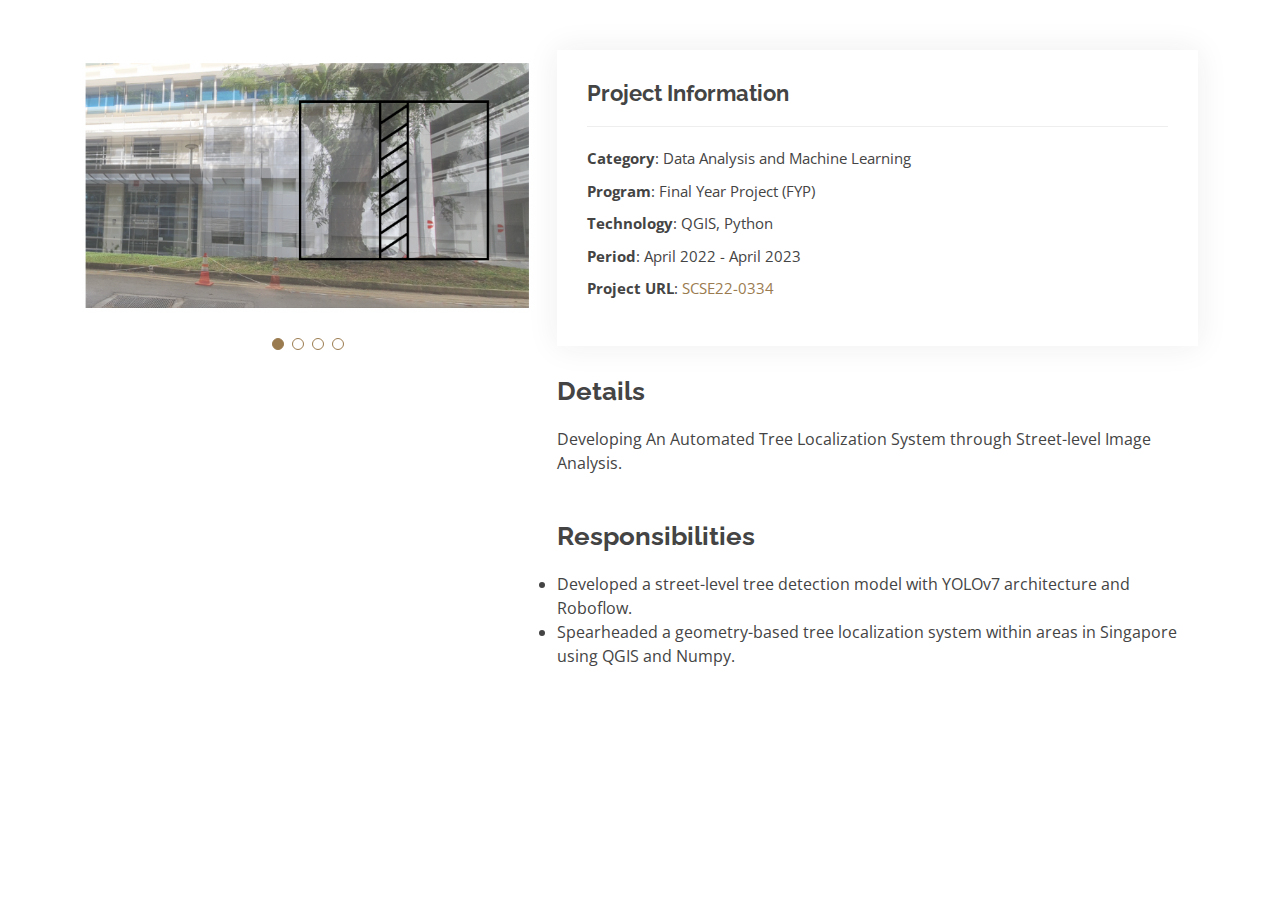
<file: portfolio-details-data-4.html>
<!DOCTYPE html>
<html lang="en">

<head>
  <meta charset="utf-8">
  <meta content="width=device-width, initial-scale=1.0" name="viewport">

  <title>Portfolio Details - Leonardo Irvin Pratama</title>
  <meta content="" name="description">
  <meta content="" name="keywords">

  <!-- Favicons -->
  <link href="assets/img/favicon.png" rel="icon">
  <link href="assets/img/apple-touch-icon.png" rel="apple-touch-icon">

  <!-- Google Fonts -->
  <link href="https://fonts.googleapis.com/css?family=Open+Sans:300,300i,400,400i,600,600i,700,700i|Raleway:300,300i,400,400i,500,500i,600,600i,700,700i|Poppins:300,300i,400,400i,500,500i,600,600i,700,700i" rel="stylesheet">

  <!-- Vendor CSS Files -->
  <link href="assets/vendor/aos/aos.css" rel="stylesheet">
  <link href="assets/vendor/bootstrap/css/bootstrap.min.css" rel="stylesheet">
  <link href="assets/vendor/bootstrap-icons/bootstrap-icons.css" rel="stylesheet">
  <link href="assets/vendor/boxicons/css/boxicons.min.css" rel="stylesheet">
  <link href="assets/vendor/glightbox/css/glightbox.min.css" rel="stylesheet">
  <link href="assets/vendor/swiper/swiper-bundle.min.css" rel="stylesheet">

  <!-- Template Main CSS File -->
  <link href="assets/css/style.css" rel="stylesheet">

  <!-- =======================================================
  * Template Name: Kelly - v4.3.0
  * Template URL: https://bootstrapmade.com/kelly-free-bootstrap-cv-resume-html-template/
  * Author: BootstrapMade.com
  * License: https://bootstrapmade.com/license/
  ======================================================== -->
</head>

<body>

  <main id="main">

    <!-- ======= Portfolio Details Section ======= -->
    <section id="portfolio-details" class="portfolio-details">
      <div class="container">

        <div class="row gy-4">

          <div class="col-lg-5">
            <div class="portfolio-details-slider swiper-container">
              <div class="swiper-wrapper align-items-center">

                <div class="swiper-slide">
                  <img src="assets/img/portfolio/portfolio-9-1.png" alt="">
                </div>

                <div class="swiper-slide">
                  <img src="assets/img/portfolio/portfolio-9-2.png" alt="">
                </div>

                <div class="swiper-slide">
                  <img src="assets/img/portfolio/portfolio-9-3.png" alt="">
                </div>

                <div class="swiper-slide">
                  <img src="assets/img/portfolio/portfolio-9-4.png" alt="">
                </div>

              </div>
              <div class="swiper-pagination"></div>
            </div>
          </div>

          <div class="col-lg-7">
            <div class="portfolio-info">
              <h3>Project Information</h3>
              <ul>
                <li><strong>Category</strong>: Data Analysis and Machine Learning</li>
                <li><strong>Program</strong>: Final Year Project (FYP)</li>
                <li><strong>Technology</strong>: QGIS, Python</li>
                <li><strong>Period</strong>: April 2022 - April 2023</li>
                <li><strong>Project URL</strong>: <a href="https://dr.ntu.edu.sg/bitstream/10356/165928/2/SCSE22-0334_Final%20Report.pdf">SCSE22-0334</a></li>
              </ul>
            </div>
            <div class="portfolio-description">
              <h2>Details</h2>
              <p>
                Developing An Automated Tree Localization System through Street-level Image Analysis. 
              </p>
            </div>
            <div class="portfolio-description">
              <h2>Responsibilities</h2>
              <p>
                <li>Developed a street-level tree detection model with YOLOv7 architecture and Roboflow.</li>
                <li>Spearheaded a geometry-based tree localization system within areas in Singapore using QGIS and Numpy.</li>
              </p>
            </div>
          </div>

        </div>

      </div>
    </section><!-- End Portfolio Details Section -->

  </main><!-- End #main -->

  <div id="preloader"></div>
  <a href="#" class="back-to-top d-flex align-items-center justify-content-center"><i class="bi bi-arrow-up-short"></i></a>

  <!-- Vendor JS Files -->
  <script src="assets/vendor/aos/aos.js"></script>
  <script src="assets/vendor/bootstrap/js/bootstrap.bundle.min.js"></script>
  <script src="assets/vendor/glightbox/js/glightbox.min.js"></script>
  <script src="assets/vendor/isotope-layout/isotope.pkgd.min.js"></script>
  <script src="assets/vendor/php-email-form/validate.js"></script>
  <script src="assets/vendor/purecounter/purecounter.js"></script>
  <script src="assets/vendor/swiper/swiper-bundle.min.js"></script>
  <script src="assets/vendor/waypoints/noframework.waypoints.js"></script>

  <!-- Template Main JS File -->
  <script src="assets/js/main.js"></script>

</body>

</html>
</file>
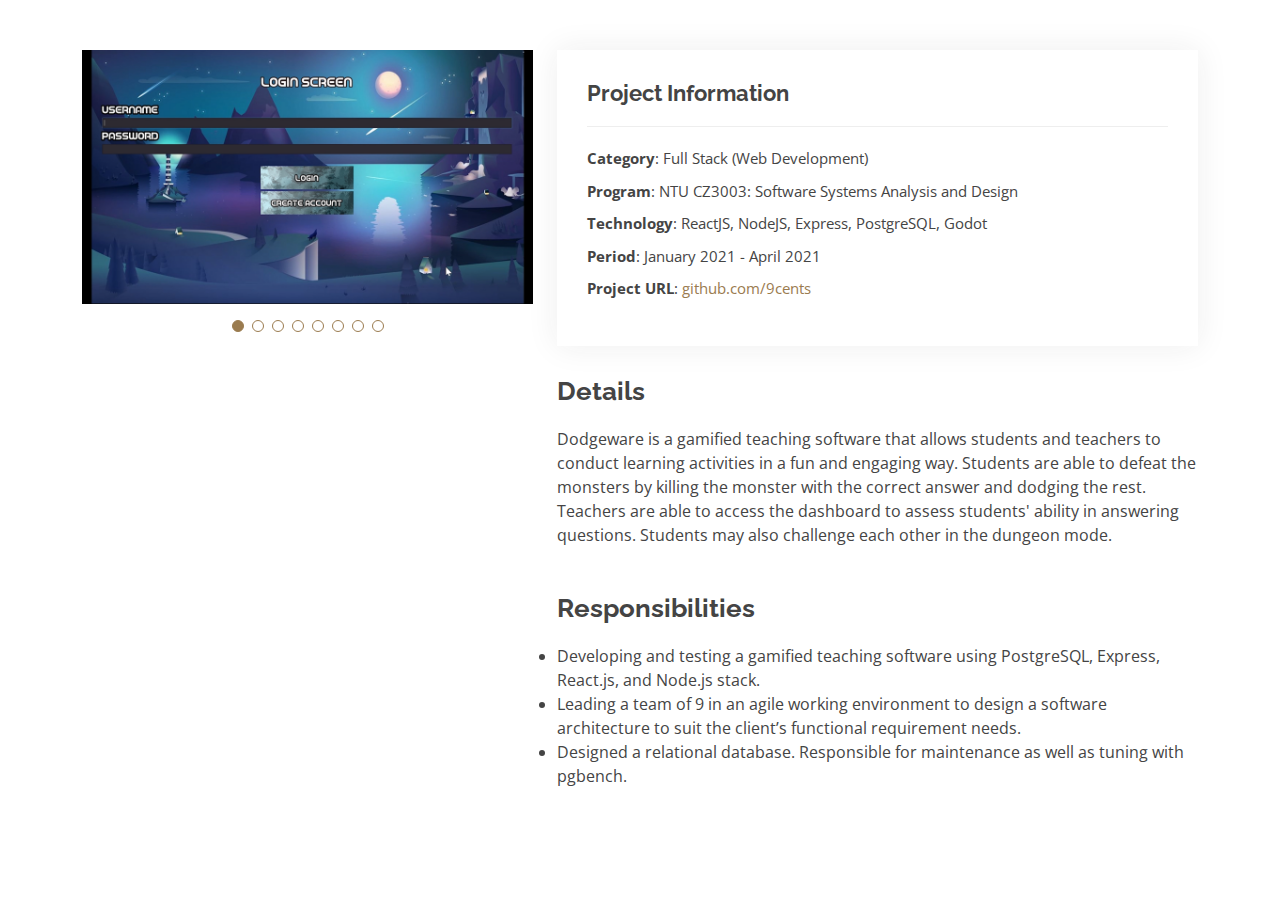
<file: portfolio-details-web-1.html>
<!DOCTYPE html>
<html lang="en">

<head>
  <meta charset="utf-8">
  <meta content="width=device-width, initial-scale=1.0" name="viewport">

  <title>Portfolio Details - Leonardo Irvin Pratama</title>
  <meta content="" name="description">
  <meta content="" name="keywords">

  <!-- Favicons -->
  <link href="assets/img/favicon.png" rel="icon">
  <link href="assets/img/apple-touch-icon.png" rel="apple-touch-icon">

  <!-- Google Fonts -->
  <link href="https://fonts.googleapis.com/css?family=Open+Sans:300,300i,400,400i,600,600i,700,700i|Raleway:300,300i,400,400i,500,500i,600,600i,700,700i|Poppins:300,300i,400,400i,500,500i,600,600i,700,700i" rel="stylesheet">

  <!-- Vendor CSS Files -->
  <link href="assets/vendor/aos/aos.css" rel="stylesheet">
  <link href="assets/vendor/bootstrap/css/bootstrap.min.css" rel="stylesheet">
  <link href="assets/vendor/bootstrap-icons/bootstrap-icons.css" rel="stylesheet">
  <link href="assets/vendor/boxicons/css/boxicons.min.css" rel="stylesheet">
  <link href="assets/vendor/glightbox/css/glightbox.min.css" rel="stylesheet">
  <link href="assets/vendor/swiper/swiper-bundle.min.css" rel="stylesheet">

  <!-- Template Main CSS File -->
  <link href="assets/css/style.css" rel="stylesheet">

  <!-- =======================================================
  * Template Name: Kelly - v4.3.0
  * Template URL: https://bootstrapmade.com/kelly-free-bootstrap-cv-resume-html-template/
  * Author: BootstrapMade.com
  * License: https://bootstrapmade.com/license/
  ======================================================== -->
</head>

<body>

  <main id="main">

    <!-- ======= Portfolio Details Section ======= -->
    <section id="portfolio-details" class="portfolio-details">
      <div class="container">

        <div class="row gy-4">

          <div class="col-lg-5">
            <div class="portfolio-details-slider swiper-container">
              <div class="swiper-wrapper align-items-center">

                <div class="swiper-slide">
                  <img src="assets/img/portfolio/portfolio-2-1.png" alt="">
                </div>

                <div class="swiper-slide">
                  <img src="assets/img/portfolio/portfolio-2-2.png" alt="">
                </div>

                <div class="swiper-slide">
                  <img src="assets/img/portfolio/portfolio-2-3.png" alt="">
                </div>

                <div class="swiper-slide">
                  <img src="assets/img/portfolio/portfolio-2-4.png" alt="">
                </div>

                <div class="swiper-slide">
                  <img src="assets/img/portfolio/portfolio-2-5.png" alt="">
                </div>

                <div class="swiper-slide">
                  <img src="assets/img/portfolio/portfolio-2-6.png" alt="">
                </div>

                <div class="swiper-slide">
                  <img src="assets/img/portfolio/portfolio-2-7.png" alt="">
                </div>

                <div class="swiper-slide">
                  <img src="assets/img/portfolio/portfolio-2-8.png" alt="">
                </div>

              </div>
              <div class="swiper-pagination"></div>
            </div>
          </div>

          <div class="col-lg-7">
            <div class="portfolio-info">
              <h3>Project Information</h3>
              <ul>
                <li><strong>Category</strong>: Full Stack (Web Development)</li>
                <li><strong>Program</strong>: NTU CZ3003: Software Systems Analysis and Design</li>
                <li><strong>Technology</strong>: ReactJS, NodeJS, Express, PostgreSQL, Godot</li>
                <li><strong>Period</strong>: January 2021 - April 2021</li>
                <li><strong>Project URL</strong>: <a href="https://github.com/9cents">github.com/9cents</a></li>
              </ul>
            </div>
            <div class="portfolio-description">
              <h2>Details</h2>
              <p>
                Dodgeware is a gamified teaching software that allows students and teachers to conduct learning activities in a fun and engaging way. Students are able to defeat the monsters by killing the monster with the correct answer and dodging the rest. Teachers are able to access the dashboard to assess students' ability in answering questions. Students may also challenge each other in the dungeon mode.
              </p>
            </div>
            <div class="portfolio-description">
              <h2>Responsibilities</h2>
              <p>
                <li>Developing and testing a gamified teaching software using PostgreSQL, Express, React.js, and Node.js stack.</li>
                <li>Leading a team of 9 in an agile working environment to design a software architecture to suit the client’s functional requirement needs.</li>
                <li>Designed a relational database. Responsible for maintenance as well as tuning with pgbench.</li>
              </p>
            </div>
          </div>

        </div>

      </div>
    </section><!-- End Portfolio Details Section -->

  </main><!-- End #main -->

  <div id="preloader"></div>
  <a href="#" class="back-to-top d-flex align-items-center justify-content-center"><i class="bi bi-arrow-up-short"></i></a>

  <!-- Vendor JS Files -->
  <script src="assets/vendor/aos/aos.js"></script>
  <script src="assets/vendor/bootstrap/js/bootstrap.bundle.min.js"></script>
  <script src="assets/vendor/glightbox/js/glightbox.min.js"></script>
  <script src="assets/vendor/isotope-layout/isotope.pkgd.min.js"></script>
  <script src="assets/vendor/php-email-form/validate.js"></script>
  <script src="assets/vendor/purecounter/purecounter.js"></script>
  <script src="assets/vendor/swiper/swiper-bundle.min.js"></script>
  <script src="assets/vendor/waypoints/noframework.waypoints.js"></script>

  <!-- Template Main JS File -->
  <script src="assets/js/main.js"></script>

</body>

</html>
</file>
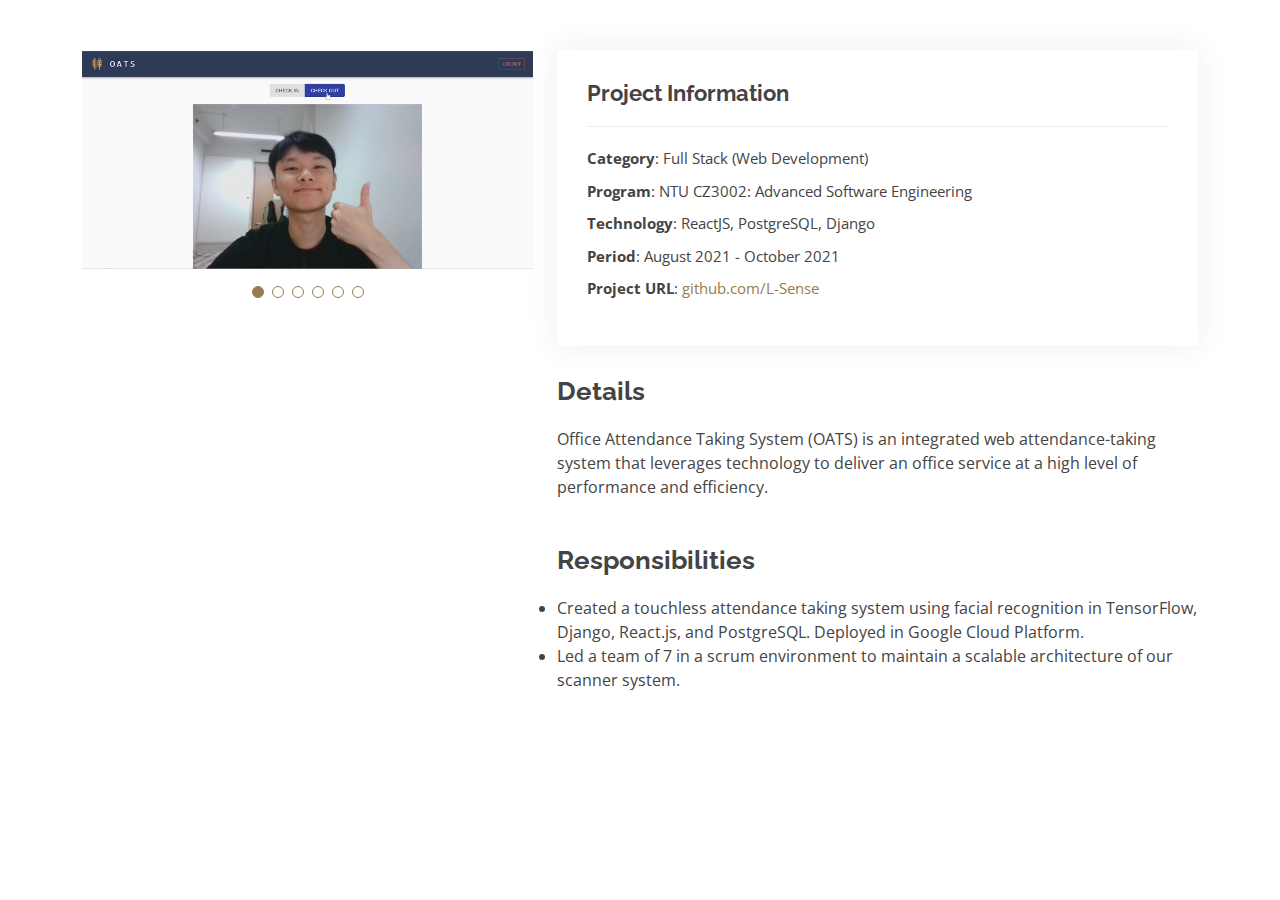
<file: portfolio-details-web-2.html>
<!DOCTYPE html>
<html lang="en">

<head>
  <meta charset="utf-8">
  <meta content="width=device-width, initial-scale=1.0" name="viewport">

  <title>Portfolio Details - Leonardo Irvin Pratama</title>
  <meta content="" name="description">
  <meta content="" name="keywords">

  <!-- Favicons -->
  <link href="assets/img/favicon.png" rel="icon">
  <link href="assets/img/apple-touch-icon.png" rel="apple-touch-icon">

  <!-- Google Fonts -->
  <link href="https://fonts.googleapis.com/css?family=Open+Sans:300,300i,400,400i,600,600i,700,700i|Raleway:300,300i,400,400i,500,500i,600,600i,700,700i|Poppins:300,300i,400,400i,500,500i,600,600i,700,700i" rel="stylesheet">

  <!-- Vendor CSS Files -->
  <link href="assets/vendor/aos/aos.css" rel="stylesheet">
  <link href="assets/vendor/bootstrap/css/bootstrap.min.css" rel="stylesheet">
  <link href="assets/vendor/bootstrap-icons/bootstrap-icons.css" rel="stylesheet">
  <link href="assets/vendor/boxicons/css/boxicons.min.css" rel="stylesheet">
  <link href="assets/vendor/glightbox/css/glightbox.min.css" rel="stylesheet">
  <link href="assets/vendor/swiper/swiper-bundle.min.css" rel="stylesheet">

  <!-- Template Main CSS File -->
  <link href="assets/css/style.css" rel="stylesheet">

  <!-- =======================================================
  * Template Name: Kelly - v4.3.0
  * Template URL: https://bootstrapmade.com/kelly-free-bootstrap-cv-resume-html-template/
  * Author: BootstrapMade.com
  * License: https://bootstrapmade.com/license/
  ======================================================== -->
</head>

<body>

  <main id="main">

    <!-- ======= Portfolio Details Section ======= -->
    <section id="portfolio-details" class="portfolio-details">
      <div class="container">

        <div class="row gy-4">

          <div class="col-lg-5">
            <div class="portfolio-details-slider swiper-container">
              <div class="swiper-wrapper align-items-center">

                <div class="swiper-slide">
                  <img src="assets/img/portfolio/portfolio-7-1.png" alt="">
                </div>

                <div class="swiper-slide">
                  <img src="assets/img/portfolio/portfolio-7-2.png" alt="">
                </div>

                <div class="swiper-slide">
                  <img src="assets/img/portfolio/portfolio-7-3.png" alt="">
                </div>

                <div class="swiper-slide">
                  <img src="assets/img/portfolio/portfolio-7-4.png" alt="">
                </div>

                <div class="swiper-slide">
                  <img src="assets/img/portfolio/portfolio-7-5.png" alt="">
                </div>

                <div class="swiper-slide">
                  <img src="assets/img/portfolio/portfolio-7-6.png" alt="">
                </div>

              </div>
              <div class="swiper-pagination"></div>
            </div>
          </div>

          <div class="col-lg-7">
            <div class="portfolio-info">
              <h3>Project Information</h3>
              <ul>
                <li><strong>Category</strong>: Full Stack (Web Development)</li>
                <li><strong>Program</strong>: NTU CZ3002: Advanced Software Engineering</li>
                <li><strong>Technology</strong>: ReactJS, PostgreSQL, Django</li>
                <li><strong>Period</strong>: August 2021 - October 2021</li>
                <li><strong>Project URL</strong>: <a href="https://github.com/L-Sense">github.com/L-Sense</a></li>
              </ul>
            </div>
            <div class="portfolio-description">
              <h2>Details</h2>
              <p>
                Office Attendance Taking System (OATS) is an integrated web attendance-taking system that leverages technology to deliver an office service at a high level of performance and efficiency. 
              </p>
            </div>
            <div class="portfolio-description">
              <h2>Responsibilities</h2>
              <p>
                <li>Created a touchless attendance taking system using facial recognition in TensorFlow, Django, React.js, and PostgreSQL. Deployed in Google Cloud Platform.</li>
                <li>Led a team of 7 in a scrum environment to maintain a scalable architecture of our scanner system.</li>
              </p>
            </div>
          </div>

        </div>

      </div>
    </section><!-- End Portfolio Details Section -->

  </main><!-- End #main -->

  <div id="preloader"></div>
  <a href="#" class="back-to-top d-flex align-items-center justify-content-center"><i class="bi bi-arrow-up-short"></i></a>

  <!-- Vendor JS Files -->
  <script src="assets/vendor/aos/aos.js"></script>
  <script src="assets/vendor/bootstrap/js/bootstrap.bundle.min.js"></script>
  <script src="assets/vendor/glightbox/js/glightbox.min.js"></script>
  <script src="assets/vendor/isotope-layout/isotope.pkgd.min.js"></script>
  <script src="assets/vendor/php-email-form/validate.js"></script>
  <script src="assets/vendor/purecounter/purecounter.js"></script>
  <script src="assets/vendor/swiper/swiper-bundle.min.js"></script>
  <script src="assets/vendor/waypoints/noframework.waypoints.js"></script>

  <!-- Template Main JS File -->
  <script src="assets/js/main.js"></script>

</body>

</html>
</file>
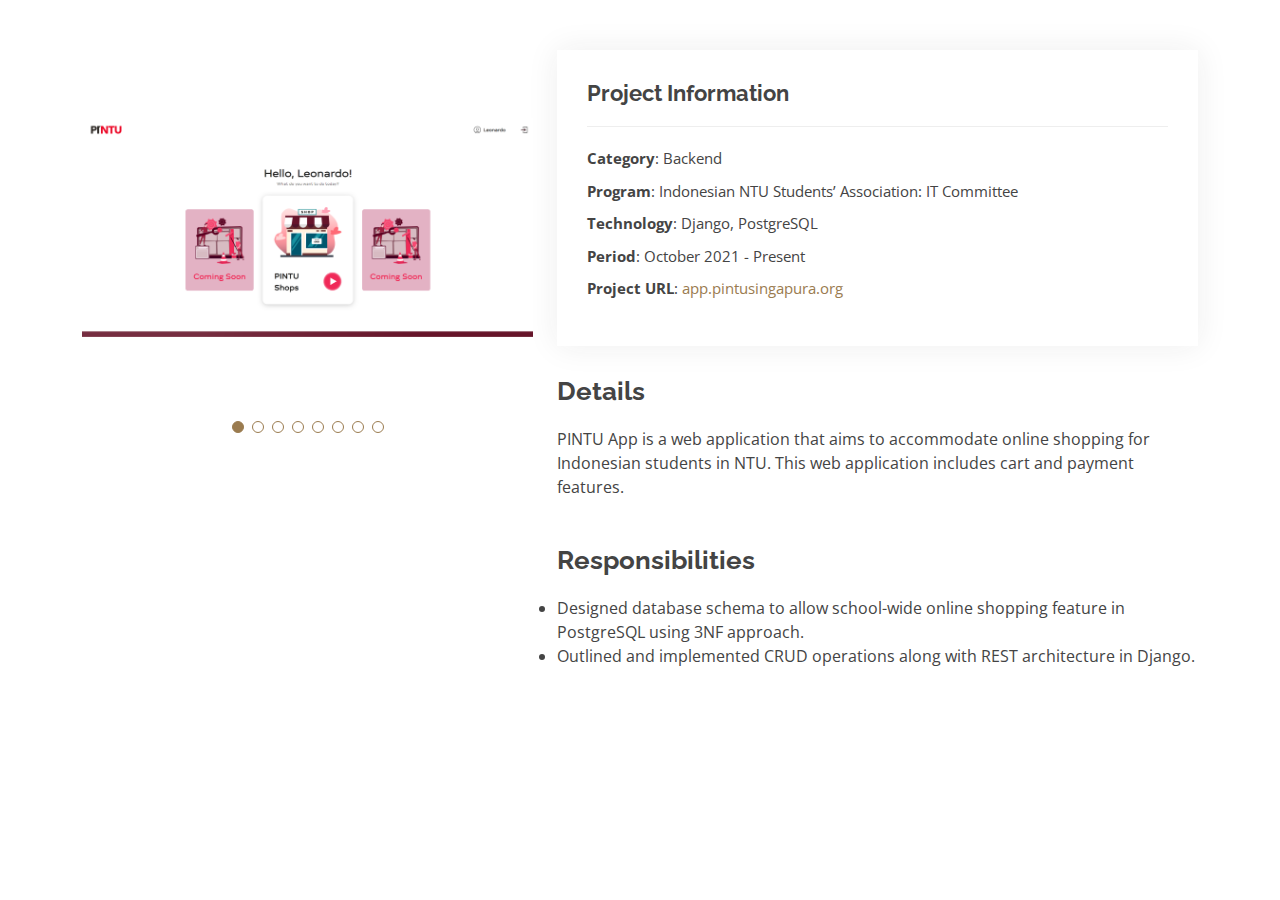
<file: portfolio-details-web-3.html>
<!DOCTYPE html>
<html lang="en">

<head>
  <meta charset="utf-8">
  <meta content="width=device-width, initial-scale=1.0" name="viewport">

  <title>Portfolio Details - Leonardo Irvin Pratama</title>
  <meta content="" name="description">
  <meta content="" name="keywords">

  <!-- Favicons -->
  <link href="assets/img/favicon.png" rel="icon">
  <link href="assets/img/apple-touch-icon.png" rel="apple-touch-icon">

  <!-- Google Fonts -->
  <link href="https://fonts.googleapis.com/css?family=Open+Sans:300,300i,400,400i,600,600i,700,700i|Raleway:300,300i,400,400i,500,500i,600,600i,700,700i|Poppins:300,300i,400,400i,500,500i,600,600i,700,700i" rel="stylesheet">

  <!-- Vendor CSS Files -->
  <link href="assets/vendor/aos/aos.css" rel="stylesheet">
  <link href="assets/vendor/bootstrap/css/bootstrap.min.css" rel="stylesheet">
  <link href="assets/vendor/bootstrap-icons/bootstrap-icons.css" rel="stylesheet">
  <link href="assets/vendor/boxicons/css/boxicons.min.css" rel="stylesheet">
  <link href="assets/vendor/glightbox/css/glightbox.min.css" rel="stylesheet">
  <link href="assets/vendor/swiper/swiper-bundle.min.css" rel="stylesheet">

  <!-- Template Main CSS File -->
  <link href="assets/css/style.css" rel="stylesheet">

  <!-- =======================================================
  * Template Name: Kelly - v4.3.0
  * Template URL: https://bootstrapmade.com/kelly-free-bootstrap-cv-resume-html-template/
  * Author: BootstrapMade.com
  * License: https://bootstrapmade.com/license/
  ======================================================== -->
</head>

<body>

  <main id="main">

    <!-- ======= Portfolio Details Section ======= -->
    <section id="portfolio-details" class="portfolio-details">
      <div class="container">

        <div class="row gy-4">

          <div class="col-lg-5">
            <div class="portfolio-details-slider swiper-container">
              <div class="swiper-wrapper align-items-center">

                <div class="swiper-slide">
                  <img src="assets/img/portfolio/portfolio-8-1.png" alt="">
                </div>

                <div class="swiper-slide">
                  <img src="assets/img/portfolio/portfolio-8-2.png" alt="">
                </div>

                <div class="swiper-slide">
                  <img src="assets/img/portfolio/portfolio-8-3.png" alt="">
                </div>

                <div class="swiper-slide">
                  <img src="assets/img/portfolio/portfolio-8-4.png" alt="">
                </div>

                <div class="swiper-slide">
                  <img src="assets/img/portfolio/portfolio-8-5.png" alt="">
                </div>

                <div class="swiper-slide">
                  <img src="assets/img/portfolio/portfolio-8-6.png" alt="">
                </div>

                <div class="swiper-slide">
                  <img src="assets/img/portfolio/portfolio-8-7.png" alt="">
                </div>

                <div class="swiper-slide">
                  <img src="assets/img/portfolio/portfolio-8-8.png" alt="">
                </div>

              </div>
              <div class="swiper-pagination"></div>
            </div>
          </div>

          <div class="col-lg-7">
            <div class="portfolio-info">
              <h3>Project Information</h3>
              <ul>
                <li><strong>Category</strong>: Backend</li>
                <li><strong>Program</strong>: Indonesian NTU Students’ Association: IT Committee</li>
                <li><strong>Technology</strong>: Django, PostgreSQL</li>
                <li><strong>Period</strong>: October 2021 - Present</li>
                <li><strong>Project URL</strong>: <a href="https://app.pintusingapura.org/">app.pintusingapura.org</a></li>
              </ul>
            </div>
            <div class="portfolio-description">
              <h2>Details</h2>
              <p>
                PINTU App is a web application that aims to accommodate online shopping for Indonesian students in NTU. This web application includes cart and payment features.
              </p>
            </div>
            <div class="portfolio-description">
              <h2>Responsibilities</h2>
              <p>
                <li>Designed database schema to allow school-wide online shopping feature in PostgreSQL using 3NF approach.</li>
                <li>Outlined and implemented CRUD operations along with REST architecture in Django.</li>
              </p>
            </div>
          </div>

        </div>

      </div>
    </section><!-- End Portfolio Details Section -->

  </main><!-- End #main -->

  <div id="preloader"></div>
  <a href="#" class="back-to-top d-flex align-items-center justify-content-center"><i class="bi bi-arrow-up-short"></i></a>

  <!-- Vendor JS Files -->
  <script src="assets/vendor/aos/aos.js"></script>
  <script src="assets/vendor/bootstrap/js/bootstrap.bundle.min.js"></script>
  <script src="assets/vendor/glightbox/js/glightbox.min.js"></script>
  <script src="assets/vendor/isotope-layout/isotope.pkgd.min.js"></script>
  <script src="assets/vendor/php-email-form/validate.js"></script>
  <script src="assets/vendor/purecounter/purecounter.js"></script>
  <script src="assets/vendor/swiper/swiper-bundle.min.js"></script>
  <script src="assets/vendor/waypoints/noframework.waypoints.js"></script>

  <!-- Template Main JS File -->
  <script src="assets/js/main.js"></script>

</body>

</html>
</file>
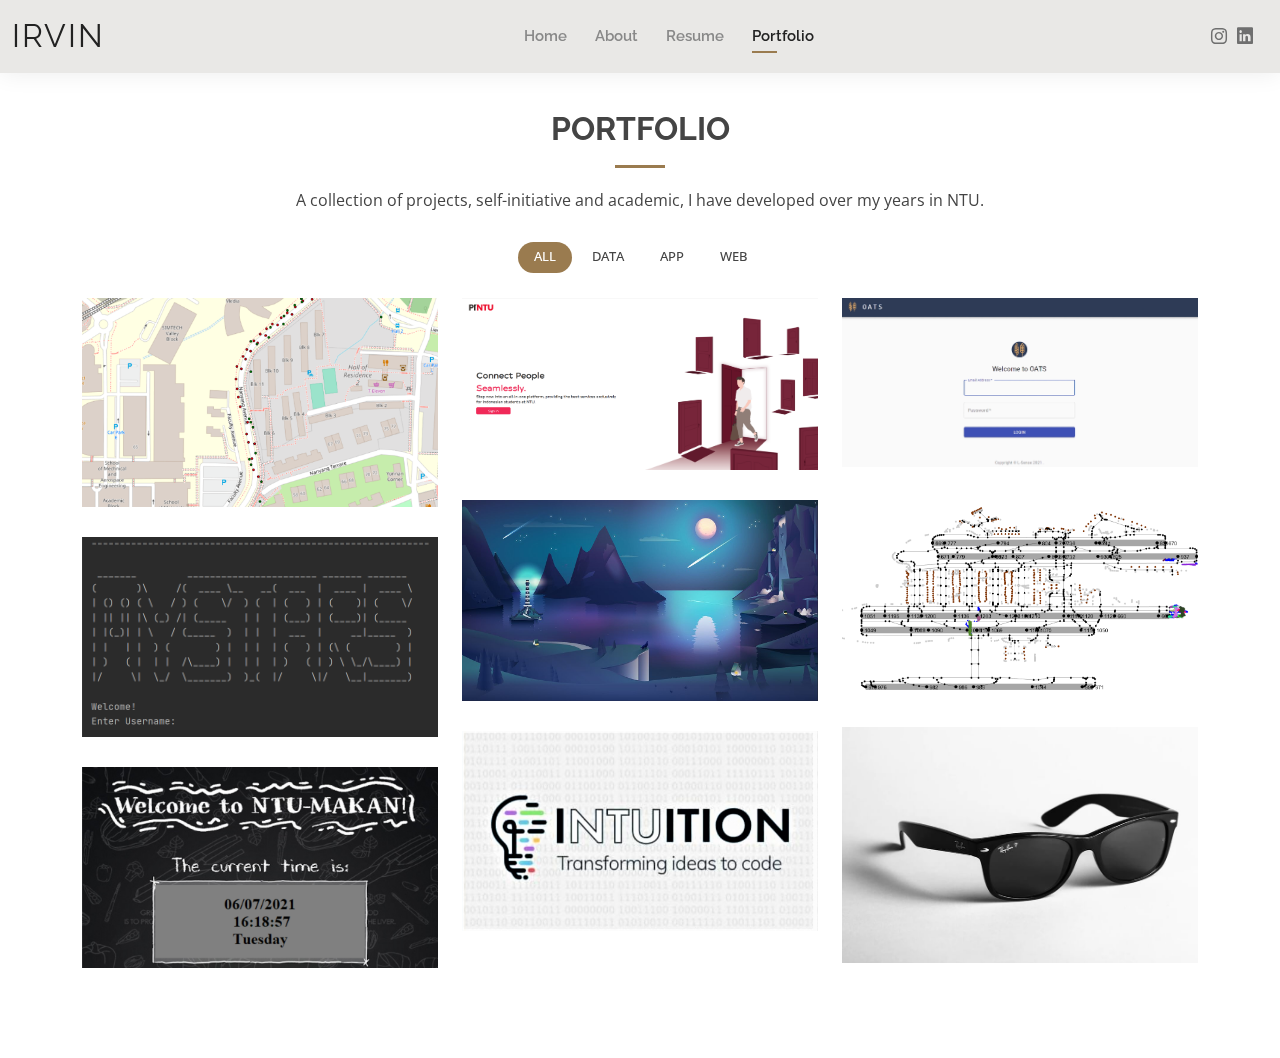
<file: portfolio.html>
<!DOCTYPE html>
<html lang="en">

<head>
  <meta charset="utf-8">
  <meta content="width=device-width, initial-scale=1.0" name="viewport">

  <title>Portfolio - Leonardo Irvin Pratama</title>
  <meta content="" name="description">
  <meta content="" name="keywords">

  <!-- Favicons -->
  <link href="assets/img/favicon.png" rel="icon">
  <link href="assets/img/apple-touch-icon.png" rel="apple-touch-icon">

  <!-- Google Fonts -->
  <link href="https://fonts.googleapis.com/css?family=Open+Sans:300,300i,400,400i,600,600i,700,700i|Raleway:300,300i,400,400i,500,500i,600,600i,700,700i|Poppins:300,300i,400,400i,500,500i,600,600i,700,700i" rel="stylesheet">

  <!-- Vendor CSS Files -->
  <link href="assets/vendor/aos/aos.css" rel="stylesheet">
  <link href="assets/vendor/bootstrap/css/bootstrap.min.css" rel="stylesheet">
  <link href="assets/vendor/bootstrap-icons/bootstrap-icons.css" rel="stylesheet">
  <link href="assets/vendor/boxicons/css/boxicons.min.css" rel="stylesheet">
  <link href="assets/vendor/glightbox/css/glightbox.min.css" rel="stylesheet">
  <link href="assets/vendor/swiper/swiper-bundle.min.css" rel="stylesheet">

  <!-- Template Main CSS File -->
  <link href="assets/css/style.css" rel="stylesheet">

  <!-- =======================================================
  * Template Name: Kelly - v4.3.0
  * Template URL: https://bootstrapmade.com/kelly-free-bootstrap-cv-resume-html-template/
  * Author: BootstrapMade.com
  * License: https://bootstrapmade.com/license/
  ======================================================== -->
</head>

<body>

  <!-- ======= Header ======= -->
  <header id="header" class="fixed-top">
    <div class="container-fluid d-flex justify-content-between align-items-center">

      <h1 class="logo me-auto me-lg-0"><a href="index.html">Irvin</a></h1>
      <!-- Uncomment below if you prefer to use an image logo -->
      <!-- <a href="index.html" class="logo"><img src="assets/img/logo.png" alt="" class="img-fluid"></a>-->

      <nav id="navbar" class="navbar order-last order-lg-0">
        <ul>
          <li><a href="index.html">Home</a></li>
          <li><a href="about.html">About</a></li>
          <li><a href="resume.html">Resume</a></li>
          <li><a class="active" href="portfolio.html">Portfolio</a></li>
        </ul>
        <i class="bi bi-list mobile-nav-toggle"></i>
      </nav><!-- .navbar -->

      <div class="header-social-links">
        <a href="https://www.instagram.com/leonardo_irvin/" class="instagram"><i class="bi bi-instagram"></i></a>
        <a href="https://www.linkedin.com/in/leonardo-irvin-pratama/" class="linkedin"><i class="bi bi-linkedin"></i></i></a>
      </div>

    </div>

  </header><!-- End Header -->

  <main id="main">

    <!-- ======= Portfolio Section ======= -->
    <section id="portfolio" class="portfolio">
      <div class="container" data-aos="fade-up">

        <div class="section-title">
          <h2>Portfolio</h2>
          <p>A collection of projects, self-initiative and academic, I have developed over my years in NTU.</p>
        </div>

        <div class="row" data-aos="fade-up" data-aos-delay="100">
          <div class="col-lg-12 d-flex justify-content-center">
            <ul id="portfolio-flters">
              <li data-filter="*" class="filter-active">All</li>
              <li data-filter=".filter-data">Data</li>
              <li data-filter=".filter-app">App</li>
              <li data-filter=".filter-web">Web</li>
            </ul>
          </div>
        </div>

        <div class="row portfolio-container" data-aos="fade-up" data-aos-delay="200">

          <div class="col-lg-4 col-md-6 portfolio-item filter-web">
            <div class="portfolio-wrap">
              <img src="assets/img/portfolio/portfolio-9.png" class="img-fluid" alt="">
              <div class="portfolio-info">
                <h4>Developing An Automated Tree Localization System through Street-level Image Analysis</h4>
                <p>Apr 2022 – Apr 2023</p>
                <div class="portfolio-links">
                  <a href="assets/img/portfolio/portfolio-9.png" data-gallery="portfolioGallery" class="portfolio-lightbox" title="A project of Indonesian NTU Students’ Association: IT Committee"><i class="bx bx-plus"></i></a>
                  <a href="portfolio-details-data-4.html" class="portfolio-details-lightbox" data-glightbox="type: external" title="Portfolio Details"><i class="bx bx-link"></i></a>
                </div>
              </div>
            </div>
          </div>
          
          <div class="col-lg-4 col-md-6 portfolio-item filter-web">
            <div class="portfolio-wrap">
              <img src="assets/img/portfolio/portfolio-8.png" class="img-fluid" alt="">
              <div class="portfolio-info">
                <h4>PINTU App</h4>
                <p>Oct 2021 – Oct 2022</p>
                <div class="portfolio-links">
                  <a href="assets/img/portfolio/portfolio-8.png" data-gallery="portfolioGallery" class="portfolio-lightbox" title="A project of Indonesian NTU Students’ Association: IT Committee"><i class="bx bx-plus"></i></a>
                  <a href="portfolio-details-web-3.html" class="portfolio-details-lightbox" data-glightbox="type: external" title="Portfolio Details"><i class="bx bx-link"></i></a>
                </div>
              </div>
            </div>
          </div>
          
          <div class="col-lg-4 col-md-6 portfolio-item filter-web">
            <div class="portfolio-wrap">
              <img src="assets/img/portfolio/portfolio-7.png" class="img-fluid" alt="">
              <div class="portfolio-info">
                <h4>Facial-Recognition-Based Attendance Taking System</h4>
                <p>Aug 2021 – Oct 2021</p>
                <div class="portfolio-links">
                  <a href="assets/img/portfolio/portfolio-7.png" data-gallery="portfolioGallery" class="portfolio-lightbox" title="A project of NTU CZ3002: Advanced Software Engineering"><i class="bx bx-plus"></i></a>
                  <a href="portfolio-details-web-2.html" class="portfolio-details-lightbox" data-glightbox="type: external" title="Portfolio Details"><i class="bx bx-link"></i></a>
                </div>
              </div>
            </div>
          </div>
          
          <div class="col-lg-4 col-md-6 portfolio-item filter-data">
            <div class="portfolio-wrap">
              <img src="assets/img/portfolio/portfolio-1.png" class="img-fluid" alt="">
              <div class="portfolio-info">
                <h4>Ground Movement Data-Driven Airport Graph Modification</h4>
                <p>Aug 2020 – Jun 2021</p>
                <div class="portfolio-links">
                  <a href="assets/img/portfolio/portfolio-1.png" data-gallery="portfolioGallery" class="portfolio-lightbox" title="A project under Undergraduate Research (URECA) Programme"><i class="bx bx-plus"></i></a>
                  <a href="portfolio-details-data-3.html" class="portfolio-details-lightbox" data-glightbox="type: external" title="Portfolio Details"><i class="bx bx-link"></i></a>
                </div>
              </div>
            </div>
          </div>

          <div class="col-lg-4 col-md-6 portfolio-item filter-web">
            <div class="portfolio-wrap">
              <img src="assets/img/portfolio/portfolio-2.jpg" class="img-fluid" alt="">
              <div class="portfolio-info">
                <h4>Gamified Teaching Software</h4>
                <p>Jan 2021 – Apr 2021</p>
                <div class="portfolio-links">
                  <a href="assets/img/portfolio/portfolio-2.jpg" data-gallery="portfolioGallery" class="portfolio-lightbox" title="A project of NTU CZ3003: Software Systems Analysis and Design"><i class="bx bx-plus"></i></a>
                  <a href="portfolio-details-web-1.html" class="portfolio-details-lightbox" data-glightbox="type: external" title="Portfolio Details"><i class="bx bx-link"></i></a>
                </div>
              </div>
            </div>
          </div>

          <div class="col-lg-4 col-md-6 portfolio-item filter-app">
            <div class="portfolio-wrap">
              <img src="assets/img/portfolio/portfolio-3.png" class="img-fluid" alt="">
              <div class="portfolio-info">
                <h4>MySTARS</h4>
                <p>Sep 2020 – Nov 2020</p>
                <div class="portfolio-links">
                  <a href="assets/img/portfolio/portfolio-3.png" data-gallery="portfolioGallery" class="portfolio-lightbox" title="A project of NTU CZ2002: Object Oriented Design and Programming"><i class="bx bx-plus"></i></a>
                  <a href="portfolio-details-app-2.html" class="portfolio-details-lightbox" data-glightbox="type: external" title="Portfolio Details"><i class="bx bx-link"></i></a>
                </div>
              </div>
            </div>
          </div>

          <div class="col-lg-4 col-md-6 portfolio-item filter-data">
            <div class="portfolio-wrap">
              <img src="assets/img/portfolio/portfolio-4.jpg" class="img-fluid" alt="">
              <div class="portfolio-info">
                <h4>Aviation Accident Database</h4>
                <p>Feb 2020 – Apr 2020</p>
                <div class="portfolio-links">
                  <a href="assets/img/portfolio/portfolio-4.jpg" data-gallery="portfolioGallery" class="portfolio-lightbox" title="A project of NTU CZ1015: Introduction to Data Science and Artificial Intelligence"><i class="bx bx-plus"></i></a>
                  <a href="portfolio-details-data-2.html" class="portfolio-details-lightbox" data-glightbox="type: external" title="Portfolio Details"><i class="bx bx-link"></i></a>
                </div>
              </div>
            </div>
          </div>

          <div class="col-lg-4 col-md-6 portfolio-item filter-data">
            <div class="portfolio-wrap">
              <img src="assets/img/portfolio/portfolio-5.png" class="img-fluid" alt="">
              <div class="portfolio-info">
                <h4>Bus Crowd Prediction using Object Recognition</h4>
                <p>Oct 2019 – Oct 2019</p>
                <div class="portfolio-links">
                  <a href="assets/img/portfolio/portfolio-5.png" data-gallery="portfolioGallery" class="portfolio-lightbox" title="A project of IEEE iNTUition v6.0 Hackathon 2019"><i class="bx bx-plus"></i></a>
                  <a href="portfolio-details-data-1.html" class="portfolio-details-lightbox" data-glightbox="type: external" title="Portfolio Details"><i class="bx bx-link"></i></a>
                </div>
              </div>
            </div>
          </div>

          <div class="col-lg-4 col-md-6 portfolio-item filter-app">
            <div class="portfolio-wrap">
              <img src="assets/img/portfolio/portfolio-6.png" class="img-fluid" alt="">
              <div class="portfolio-info">
                <h4>NTU Makan</h4>
                <p>Sep 2019 – Nov 2019</p>
                <div class="portfolio-links">
                  <a href="assets/img/portfolio/portfolio-6.png" data-gallery="portfolioGallery" class="portfolio-lightbox" title="A project of NTU CZ1003: Introduction to Computational Thinking"><i class="bx bx-plus"></i></a>
                  <a href="portfolio-details-app-1.html" class="portfolio-details-lightbox" data-glightbox="type: external" title="Portfolio Details"><i class="bx bx-link"></i></a>
                </div>
              </div>
            </div>
          </div>
        </div>

      </div>
    </section><!-- End Portfolio Section -->

  </main><!-- End #main -->

  <div id="preloader"></div>
  <a href="#" class="back-to-top d-flex align-items-center justify-content-center"><i class="bi bi-arrow-up-short"></i></a>

  <!-- Vendor JS Files -->
  <script src="assets/vendor/aos/aos.js"></script>
  <script src="assets/vendor/bootstrap/js/bootstrap.bundle.min.js"></script>
  <script src="assets/vendor/glightbox/js/glightbox.min.js"></script>
  <script src="assets/vendor/isotope-layout/isotope.pkgd.min.js"></script>
  <script src="assets/vendor/php-email-form/validate.js"></script>
  <script src="assets/vendor/purecounter/purecounter.js"></script>
  <script src="assets/vendor/swiper/swiper-bundle.min.js"></script>
  <script src="assets/vendor/waypoints/noframework.waypoints.js"></script>

  <!-- Template Main JS File -->
  <script src="assets/js/main.js"></script>

</body>

</html>
</file>
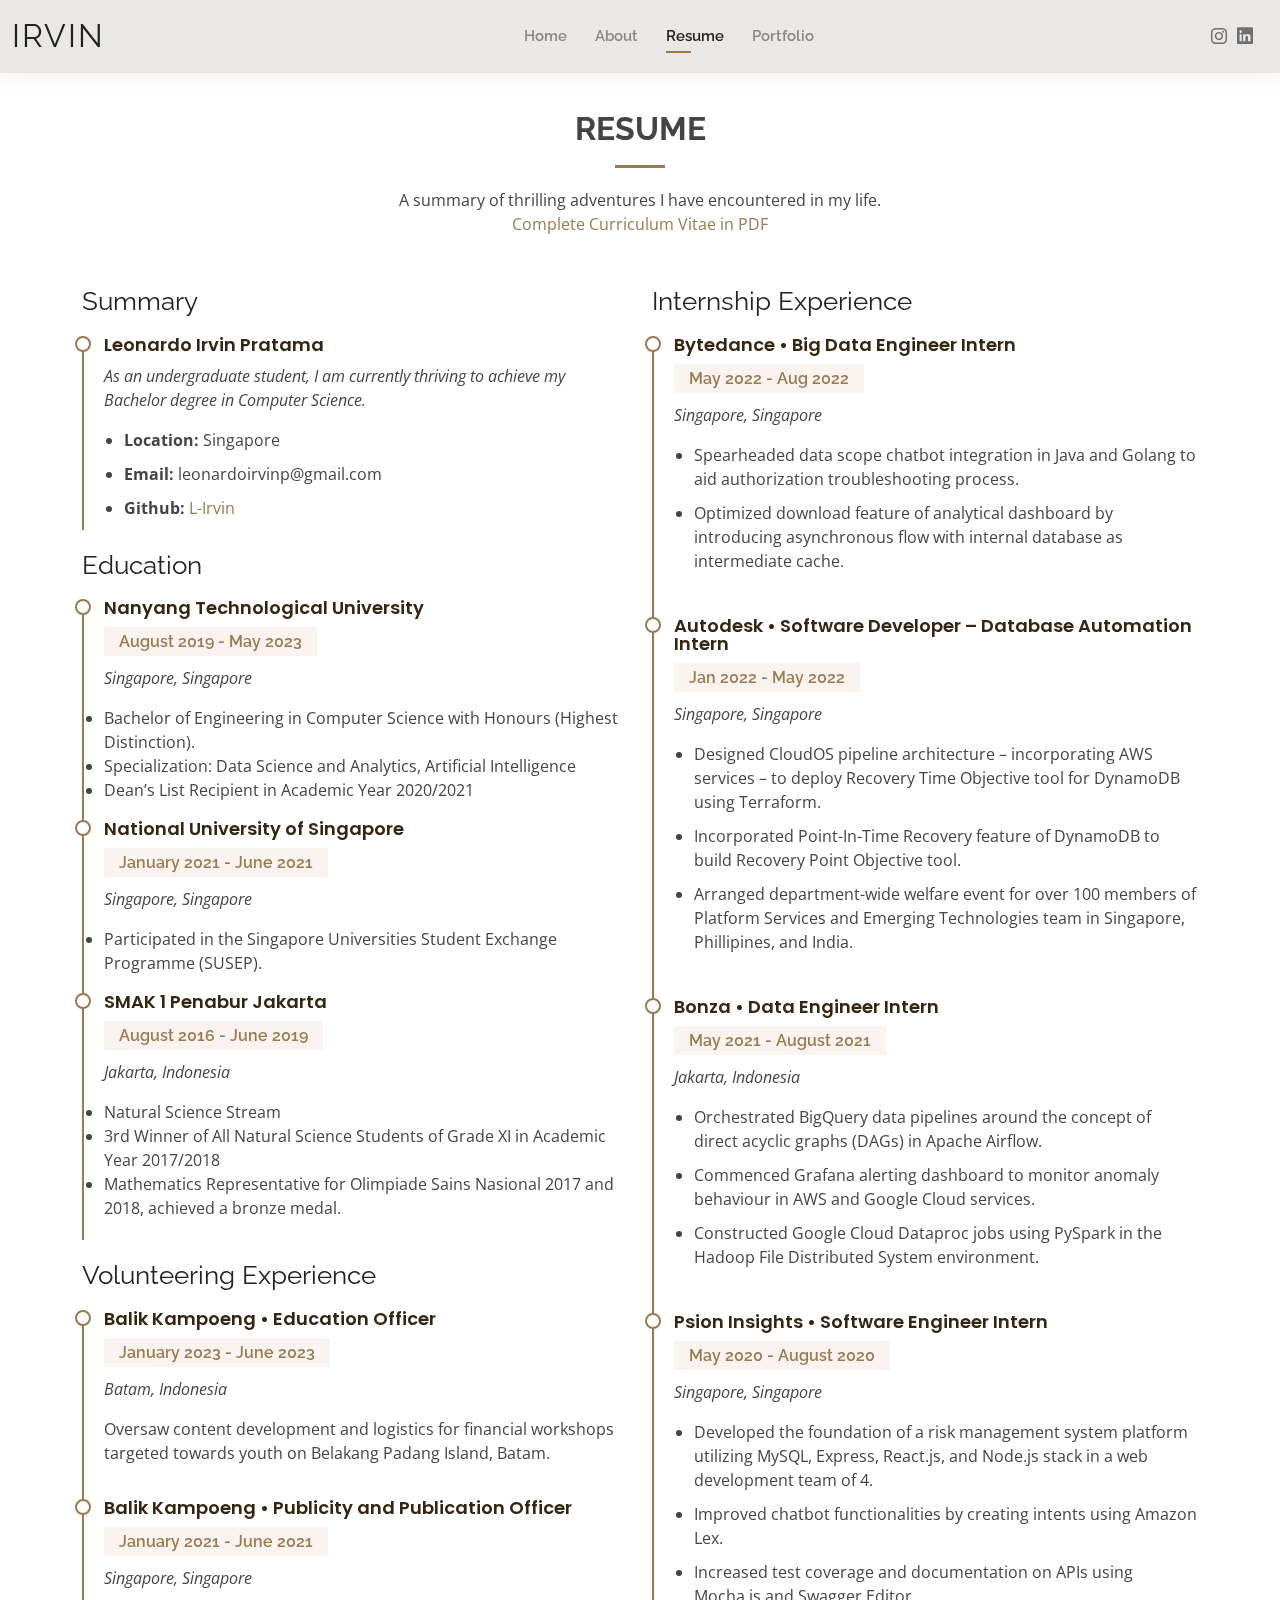
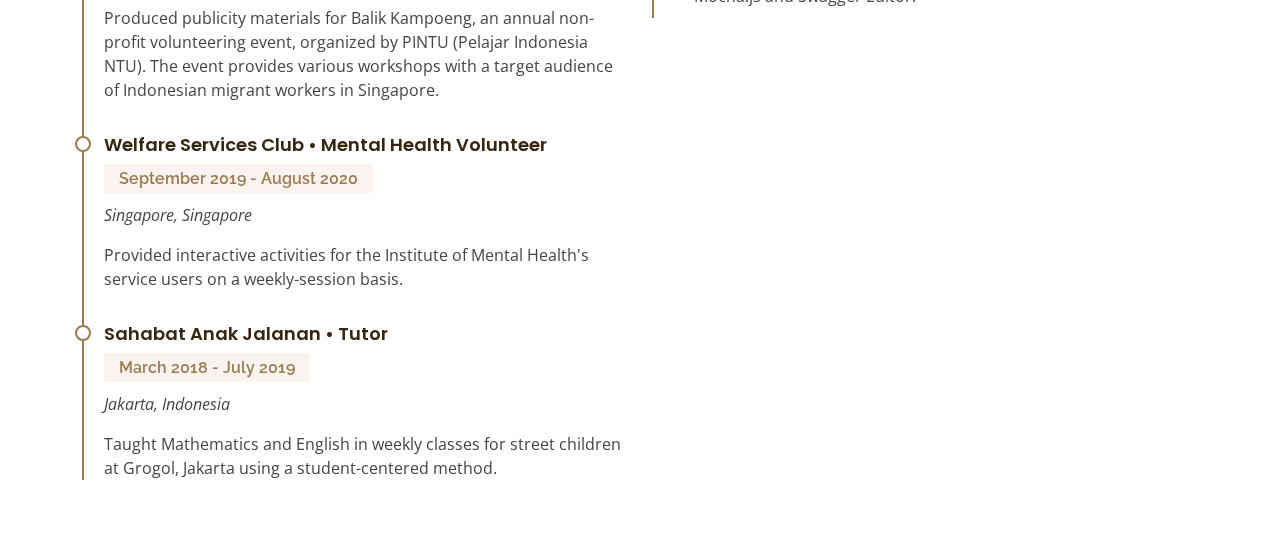
<file: resume.html>
<!DOCTYPE html>
<html lang="en">

<head>
  <meta charset="utf-8">
  <meta content="width=device-width, initial-scale=1.0" name="viewport">

  <title>Resume - Leonardo Irvin Pratama</title>
  <meta content="" name="description">
  <meta content="" name="keywords">

  <!-- Favicons -->
  <link href="assets/img/favicon.png" rel="icon">
  <link href="assets/img/apple-touch-icon.png" rel="apple-touch-icon">

  <!-- Google Fonts -->
  <link href="https://fonts.googleapis.com/css?family=Open+Sans:300,300i,400,400i,600,600i,700,700i|Raleway:300,300i,400,400i,500,500i,600,600i,700,700i|Poppins:300,300i,400,400i,500,500i,600,600i,700,700i" rel="stylesheet">

  <!-- Vendor CSS Files -->
  <link href="assets/vendor/aos/aos.css" rel="stylesheet">
  <link href="assets/vendor/bootstrap/css/bootstrap.min.css" rel="stylesheet">
  <link href="assets/vendor/bootstrap-icons/bootstrap-icons.css" rel="stylesheet">
  <link href="assets/vendor/boxicons/css/boxicons.min.css" rel="stylesheet">
  <link href="assets/vendor/glightbox/css/glightbox.min.css" rel="stylesheet">
  <link href="assets/vendor/swiper/swiper-bundle.min.css" rel="stylesheet">

  <!-- Template Main CSS File -->
  <link href="assets/css/style.css" rel="stylesheet">

  <!-- =======================================================
  * Template Name: Kelly - v4.3.0
  * Template URL: https://bootstrapmade.com/kelly-free-bootstrap-cv-resume-html-template/
  * Author: BootstrapMade.com
  * License: https://bootstrapmade.com/license/
  ======================================================== -->
</head>

<body>

  <!-- ======= Header ======= -->
  <header id="header" class="fixed-top">
    <div class="container-fluid d-flex justify-content-between align-items-center">

      <h1 class="logo me-auto me-lg-0"><a href="index.html">Irvin</a></h1>
      <!-- Uncomment below if you prefer to use an image logo -->
      <!-- <a href="index.html" class="logo"><img src="assets/img/logo.png" alt="" class="img-fluid"></a>-->

      <nav id="navbar" class="navbar order-last order-lg-0">
        <ul>
          <li><a href="index.html">Home</a></li>
          <li><a href="about.html">About</a></li>
          <li><a class="active" href="resume.html">Resume</a></li>
          <li><a href="portfolio.html">Portfolio</a></li>
        </ul>
        <i class="bi bi-list mobile-nav-toggle"></i>
      </nav><!-- .navbar -->

      <div class="header-social-links">
        <a href="https://www.instagram.com/leonardo_irvin/" class="instagram"><i class="bi bi-instagram"></i></a>
        <a href="https://www.linkedin.com/in/leonardo-irvin-pratama/" class="linkedin"><i class="bi bi-linkedin"></i></i></a>
      </div>

    </div>

  </header><!-- End Header -->

  <main id="main">

    <!-- ======= Resume Section ======= -->
    <section id="resume" class="resume">
      <div class="container" data-aos="fade-up">

        <div class="section-title">
          <h2>Resume</h2>
          <p>A summary of thrilling adventures I have encountered in my life.</p>
          <a href="./docs/cv.pdf" download="cv_leonardo_irvin_pratama.pdf">Complete Curriculum Vitae in PDF</a>
        </div>

        <div class="row">
          <div class="col-lg-6">
            <h3 class="resume-title">Summary</h3>
            <div class="resume-item pb-0">
              <h4>Leonardo Irvin Pratama</h4>
              <p><em>As an undergraduate student, I am currently thriving to achieve my Bachelor degree in Computer Science.</em></p>
              <p>
              <ul>
                <li><strong>Location: </strong>Singapore</li>
                <li><strong>Email: </strong>leonardoirvinp@gmail.com</li>
                <li><strong>Github: </strong><a href="https://github.com/L-Irvin">L-Irvin</a></li>
              </ul>
              </p>
            </div>

            <h3 class="resume-title">Education</h3>
            <div class="resume-item">
              <h4>Nanyang Technological University</h4>
              <h5>August 2019 - May 2023</h5>
              <p><em>Singapore, Singapore</em></p>
              <li>Bachelor of Engineering in Computer Science with Honours (Highest Distinction).</li>
              <li>Specialization: Data Science and Analytics, Artificial Intelligence</li>
              <li>Dean’s List Recipient in Academic Year 2020/2021</li>
            </div>
            <div class="resume-item">
              <h4>National University of Singapore</h4>
              <h5>January 2021 - June 2021</h5>
              <p><em>Singapore, Singapore</em></p>
              <li>Participated in the Singapore Universities Student Exchange Programme (SUSEP).</li>
            </div>
            <div class="resume-item">
              <h4>SMAK 1 Penabur Jakarta</h4>
              <h5>August 2016 - June 2019</h5>
              <p><em>Jakarta, Indonesia</em></p>
              <li>Natural Science Stream</li>
              <li>3rd Winner of All Natural Science Students of Grade XI in Academic Year 2017/2018</li>
              <li>Mathematics Representative for Olimpiade Sains Nasional 2017 and 2018, achieved a bronze medal.</li>
            </div>
            
            <h3 class="resume-title">Volunteering Experience</h3>
            <div class="resume-item">
              <h4>Balik Kampoeng &bull; Education Officer</h4>
              <h5>January 2023 - June 2023</h5>
              <p><em>Batam, Indonesia</em></p>
              <p>Oversaw content development and logistics for financial workshops targeted towards youth on Belakang Padang Island, Batam.</p>
            </div>
            <div class="resume-item">
              <h4>Balik Kampoeng &bull; Publicity and Publication Officer</h4>
              <h5>January 2021 - June 2021</h5>
              <p><em>Singapore, Singapore</em></p>
              <p>Produced publicity materials for Balik Kampoeng, an annual non-profit volunteering event, organized by PINTU (Pelajar Indonesia NTU). The event provides various workshops with a target audience of Indonesian migrant workers in Singapore.</p>
            </div>
            <div class="resume-item">
              <h4>Welfare Services Club &bull; Mental Health Volunteer</h4>
              <h5>September 2019 - August 2020</h5>
              <p><em>Singapore, Singapore</em></p>
              <p>Provided interactive activities for the Institute of Mental Health's service users on a weekly-session basis.</p>
            </div>
            <div class="resume-item">
              <h4>Sahabat Anak Jalanan &bull; Tutor</h4>
              <h5>March 2018 - July 2019</h5>
              <p><em>Jakarta, Indonesia</em></p>
              <p>Taught Mathematics and English in weekly classes for street children at Grogol, Jakarta using a student-centered method.</p>
            </div>
          </div>
          
          <div class="col-lg-6">
            <h3 class="resume-title">Internship Experience</h3>
            <div class="resume-item">
              <h4>Bytedance &bull; Big Data Engineer Intern</h4>
              <h5>May 2022 - Aug 2022</h5>
              <p><em>Singapore, Singapore </em></p>
              <p>
              <ul>
                <li>Spearheaded data scope chatbot integration in Java and Golang to aid authorization troubleshooting process.</li>
                <li>Optimized download feature of analytical dashboard by introducing asynchronous flow with internal database as intermediate cache.</li>
              </ul>
              </p>
            </div>
            <div class="resume-item">
              <h4>Autodesk &bull; Software Developer – Database Automation Intern</h4>
              <h5>Jan 2022 - May 2022</h5>
              <p><em>Singapore, Singapore </em></p>
              <p>
              <ul>
                <li>Designed CloudOS pipeline architecture – incorporating AWS services – to deploy Recovery Time Objective tool for DynamoDB using Terraform.</li>
                <li>Incorporated Point-In-Time Recovery feature of DynamoDB to build Recovery Point Objective tool.</li>
                <li>Arranged department-wide welfare event for over 100 members of Platform Services and Emerging Technologies team in Singapore, Phillipines, and India.</li>
              </ul>
              </p>
            </div>
            <div class="resume-item">
              <h4>Bonza &bull; Data Engineer Intern</h4>
              <h5>May 2021 - August 2021</h5>
              <p><em>Jakarta, Indonesia </em></p>
              <p>
              <ul>
                <li>Orchestrated BigQuery data pipelines around the concept of direct acyclic graphs (DAGs) in Apache Airflow.</li>
                <li>Commenced Grafana alerting dashboard to monitor anomaly behaviour in AWS and Google Cloud services. </li>
                <li>Constructed Google Cloud Dataproc jobs using PySpark in the Hadoop File Distributed System environment. </li>
              </ul>
              </p>
            </div>
            <div class="resume-item">
              <h4>Psion Insights &bull; Software Engineer Intern</h4>
              <h5>May 2020 - August 2020</h5>
              <p><em>Singapore, Singapore</em></p>
              <p>
              <ul>
                <li>Developed the foundation of a risk management system platform utilizing MySQL, Express, React.js, and Node.js stack in a web development team of 4.</li>
                <li>Improved chatbot functionalities by creating intents using Amazon Lex.</li>
                <li>Increased test coverage and documentation on APIs using Mocha.js and Swagger Editor.</li>
              </ul>
              </p>
            </div>
        </div>

      </div>
    </section><!-- End Resume Section -->

  </main><!-- End #main -->

  <div id="preloader"></div>
  <a href="#" class="back-to-top d-flex align-items-center justify-content-center"><i class="bi bi-arrow-up-short"></i></a>

  <!-- Vendor JS Files -->
  <script src="assets/vendor/aos/aos.js"></script>
  <script src="assets/vendor/bootstrap/js/bootstrap.bundle.min.js"></script>
  <script src="assets/vendor/glightbox/js/glightbox.min.js"></script>
  <script src="assets/vendor/isotope-layout/isotope.pkgd.min.js"></script>
  <script src="assets/vendor/php-email-form/validate.js"></script>
  <script src="assets/vendor/purecounter/purecounter.js"></script>
  <script src="assets/vendor/swiper/swiper-bundle.min.js"></script>
  <script src="assets/vendor/waypoints/noframework.waypoints.js"></script>

  <!-- Template Main JS File -->
  <script src="assets/js/main.js"></script>

</body>

</html>
</file>
<file: assets/css/style.css>
/**
* Template Name: Kelly - v4.3.0
* Template URL: https://bootstrapmade.com/kelly-free-bootstrap-cv-resume-html-template/
* Author: BootstrapMade.com
* License: https://bootstrapmade.com/license/
*/

/*--------------------------------------------------------------
# General
--------------------------------------------------------------*/
body {
  font-family: "Open Sans", sans-serif;
  color: #444444;
}

a {
  color: #9a7b4f;
  text-decoration: none;
}

a:hover {
  color: #4b371c;
  text-decoration: none;
}

h1, h2, h3, h4, h5, h6 {
  font-family: "Raleway", sans-serif;
}

#main {
  margin-top: 50px;
}

@media (max-width: 992px) {
  #main {
    margin-top: 30px;
  }
}

/*--------------------------------------------------------------
# Preloader
--------------------------------------------------------------*/
#preloader {
  position: fixed;
  top: 0;
  left: 0;
  right: 0;
  bottom: 0;
  z-index: 9999;
  overflow: hidden;
  background: #fff;
}

#preloader:before {
  content: "";
  position: fixed;
  top: calc(50% - 30px);
  left: calc(50% - 30px);
  border: 6px solid #9a7b4f;
  border-top-color: #dcf5f2;
  border-radius: 50%;
  width: 60px;
  height: 60px;
  -webkit-animation: animate-preloader 1s linear infinite;
  animation: animate-preloader 1s linear infinite;
}

@-webkit-keyframes animate-preloader {
  0% {
    transform: rotate(0deg);
  }
  100% {
    transform: rotate(360deg);
  }
}

@keyframes animate-preloader {
  0% {
    transform: rotate(0deg);
  }
  100% {
    transform: rotate(360deg);
  }
}

/*--------------------------------------------------------------
# Back to top button
--------------------------------------------------------------*/
.back-to-top {
  position: fixed;
  visibility: hidden;
  opacity: 0;
  right: 15px;
  bottom: 15px;
  z-index: 996;
  background: #9a7b4f;
  width: 40px;
  height: 40px;
  border-radius: 50px;
  transition: all 0.4s;
}

.back-to-top i {
  font-size: 24px;
  color: #fff;
  line-height: 0;
}

.back-to-top:hover {
  background: #4b371c;
  color: #fff;
}

.back-to-top.active {
  visibility: visible;
  opacity: 1;
}

/*--------------------------------------------------------------
# Header
--------------------------------------------------------------*/
#header {
  background: #e9e8e6;
  box-shadow: 0px 0px 25px 0 rgba(0, 0, 0, 0.08);
  z-index: 997;
  padding: 15px 0;
}

#header .logo {
  font-size: 32px;
  margin: 0;
  padding: 0;
  line-height: 1;
  font-weight: 400;
  letter-spacing: 2px;
  text-transform: uppercase;
}

#header .logo a {
  color: #222222;
}

#header .logo img {
  max-height: 40px;
}

@media (max-width: 992px) {
  #header .logo {
    font-size: 28px;
  }
}

/*--------------------------------------------------------------
# Header Social Links
--------------------------------------------------------------*/
.header-social-links {
  padding-right: 15px;
}

.header-social-links a {
  color: #6f6f6f;
  padding-left: 6px;
  display: inline-block;
  line-height: 0px;
  transition: 0.3s;
  font-size: 16px;
}

.header-social-links a:hover {
  color: #9a7b4f;
}

/*--------------------------------------------------------------
# Navigation Menu
--------------------------------------------------------------*/
/**
* Desktop Navigation 
*/
.navbar {
  padding: 0;
}

.navbar ul {
  margin: 0;
  padding: 0;
  display: flex;
  list-style: none;
  align-items: center;
}

.navbar li {
  position: relative;
  padding: 10px 0 10px 28px;
}

.navbar a, .navbar a:focus {
  display: flex;
  align-items: center;
  justify-content: space-between;
  font-family: "Raleway", sans-serif;
  font-size: 15px;
  font-weight: 600;
  color: #888888;
  white-space: nowrap;
  transition: 0.3s;
  position: relative;
}

.navbar a i, .navbar a:focus i {
  font-size: 12px;
  line-height: 0;
  margin-left: 5px;
}

.navbar > ul > li > a:before {
  content: "";
  position: absolute;
  width: 0;
  height: 2px;
  bottom: -5px;
  left: 0;
  background-color: #9a7b4f;
  visibility: hidden;
  width: 0px;
  transition: all 0.3s ease-in-out 0s;
}

.navbar a:hover:before, .navbar li:hover > a:before, .navbar .active:before {
  visibility: visible;
  width: 25px;
}

.navbar a:hover, .navbar .active, .navbar .active:focus, .navbar li:hover > a {
  color: #222222;
}

.navbar .dropdown ul {
  display: block;
  position: absolute;
  left: 14px;
  top: calc(100% + 30px);
  margin: 0;
  padding: 10px 0;
  z-index: 99;
  opacity: 0;
  visibility: hidden;
  background: #fff;
  box-shadow: 0px 0px 30px rgba(127, 137, 161, 0.25);
  transition: 0.3s;
  border-radius: 4px;
}

.navbar .dropdown ul li {
  min-width: 200px;
  padding: 0;
}

.navbar .dropdown ul a {
  padding: 10px 20px;
  font-size: 15px;
  text-transform: none;
  font-weight: 600;
}

.navbar .dropdown ul a i {
  font-size: 12px;
}

.navbar .dropdown ul a:hover, .navbar .dropdown ul .active:hover, .navbar .dropdown ul li:hover > a {
  color: #9a7b4f;
}

.navbar .dropdown:hover > ul {
  opacity: 1;
  top: 100%;
  visibility: visible;
}

.navbar .dropdown .dropdown ul {
  top: 0;
  left: calc(100% - 30px);
  visibility: hidden;
}

.navbar .dropdown .dropdown:hover > ul {
  opacity: 1;
  top: 0;
  left: 100%;
  visibility: visible;
}

@media (max-width: 1366px) {
  .navbar .dropdown .dropdown ul {
    left: -90%;
  }
  .navbar .dropdown .dropdown:hover > ul {
    left: -100%;
  }
}

/**
* Mobile Navigation 
*/
.mobile-nav-toggle {
  color: #222222;
  font-size: 28px;
  cursor: pointer;
  display: none;
  line-height: 0;
  transition: 0.5s;
}

.mobile-nav-toggle.bi-x {
  color: #fff;
}

@media (max-width: 991px) {
  .mobile-nav-toggle {
    display: block;
  }
  .navbar ul {
    display: none;
  }
}

.navbar-mobile {
  position: fixed;
  overflow: hidden;
  top: 0;
  right: 0;
  left: 0;
  bottom: 0;
  background: rgba(9, 9, 9, 0.9);
  transition: 0.3s;
  z-index: 999;
}

.navbar-mobile .mobile-nav-toggle {
  position: absolute;
  top: 15px;
  right: 15px;
}

.navbar-mobile ul {
  display: block;
  position: absolute;
  top: 55px;
  right: 15px;
  bottom: 15px;
  left: 15px;
  padding: 10px 0;
  border-radius: 10px;
  background-color: #fff;
  overflow-y: auto;
  transition: 0.3s;
}

.navbar-mobile a {
  font-size: 15px;
  padding-right: 15px;
  color: #222222;
}

.navbar-mobile a:hover, .navbar-mobile .active, .navbar-mobile li:hover > a {
  color: #9a7b4f;
}

.navbar-mobile .getstarted {
  margin: 15px;
}

.navbar-mobile .dropdown ul {
  position: static;
  display: none;
  margin: 10px 20px;
  padding: 10px 0;
  z-index: 99;
  opacity: 1;
  visibility: visible;
  background: #fff;
  box-shadow: 0px 0px 30px rgba(127, 137, 161, 0.25);
}

.navbar-mobile .dropdown ul li {
  min-width: 200px;
}

.navbar-mobile .dropdown ul a {
  padding: 10px 20px;
}

.navbar-mobile .dropdown ul a i {
  font-size: 12px;
}

.navbar-mobile .dropdown ul a:hover, .navbar-mobile .dropdown ul .active:hover, .navbar-mobile .dropdown ul li:hover > a {
  color: #9a7b4f;
}

.navbar-mobile .dropdown > .dropdown-active {
  display: block;
}

/*--------------------------------------------------------------
# Hero Section
--------------------------------------------------------------*/
#hero {
  width: 100%;
  height: 100vh;
  background: url("../img/index.JPG") top right;
  background-size: cover;
}

#hero .container {
  padding-top: 70px;
  position: relative;
}

@media (max-width: 992px) {
  #hero .container {
    padding-top: 58px;
  }
}

#hero h1 {
  margin: 0;
  font-size: 48px;
  font-weight: 700;
  line-height: 56px;
  color: #222222;
}

#hero h2 {
  color: #6f6f6f;
  margin: 10px 0 0 0;
  font-size: 22px;
}

#hero .btn-about {
  font-family: "Raleway", sans-serif;
  text-transform: uppercase;
  font-weight: 600;
  font-size: 12px;
  letter-spacing: 1px;
  display: inline-block;
  padding: 12px 40px;
  border-radius: 50px;
  transition: 0.5s;
  margin-top: 30px;
  color: #fff;
  background: #9a7b4f;
}

#hero .btn-about:hover {
  background: #4b371c;
}

@media (min-width: 1024px) {
  #hero {
    background-attachment: fixed;
  }
}

@media (max-width: 992px) {
  #hero:before {
    content: "";
    background: rgba(255, 255, 255, 0.8);
    position: absolute;
    bottom: 0;
    top: 0;
    left: 0;
    right: 0;
  }
  #hero h1 {
    font-size: 28px;
    line-height: 36px;
  }
  #hero h2 {
    font-size: 18px;
    line-height: 24px;
  }
}

/*--------------------------------------------------------------
# Sections General
--------------------------------------------------------------*/
section {
  padding: 60px 0;
}

.section-bg {
  background-color: #e7f8f6;
}

.section-title {
  text-align: center;
  padding-bottom: 30px;
}

.section-title h2 {
  font-size: 32px;
  font-weight: bold;
  text-transform: uppercase;
  margin-bottom: 20px;
  padding-bottom: 20px;
  position: relative;
}

.section-title h2::after {
  content: '';
  position: absolute;
  display: block;
  width: 50px;
  height: 3px;
  background: #9a7b4f;
  bottom: 0;
  left: calc(50% - 25px);
}

.section-title p {
  margin-bottom: 0;
}

/*--------------------------------------------------------------
# Cta
--------------------------------------------------------------*/
.cta {
  background: linear-gradient(rgba(0, 0, 0, 0.6), rgba(0, 0, 0, 0.6)), url("../img/bg-1.jpg") fixed center center;
  background-size: cover;
  padding: 80px 0;
}

.cta h3 {
  color: #fff;
  font-size: 28px;
  font-weight: 700;
}

.cta p {
  color: #fff;
}

.cta .cta-btn {
  font-family: "Raleway", sans-serif;
  text-transform: uppercase;
  font-weight: 500;
  font-size: 16px;
  letter-spacing: 1px;
  display: inline-block;
  padding: 8px 20px;
  border-radius: 2px;
  transition: 0.5s;
  margin: 10px;
  border: 2px solid #fff;
  color: #fff;
}

.cta .cta-btn:hover {
  background: #9a7b4f;
  border: 2px solid #9a7b4f;
}

@media (max-width: 1024px) {
  .cta {
    background-attachment: scroll;
  }
}

@media (min-width: 769px) {
  .cta .cta-btn-container {
    display: flex;
    align-items: center;
    justify-content: flex-end;
  }
}

/*--------------------------------------------------------------
# About
--------------------------------------------------------------*/
.about .content h3 {
  font-weight: 700;
  font-size: 26px;
  color: #555555;
}

.about .content ul {
  list-style: none;
  padding: 0;
}

.about .content ul li {
  padding-bottom: 10px;
}

.about .content ul i {
  font-size: 20px;
  padding-right: 2px;
  color: #9a7b4f;
}

.about .content p:last-child {
  margin-bottom: 0;
}

/*--------------------------------------------------------------
# Skills
--------------------------------------------------------------*/
.skills .progress {
  height: 60px;
  display: block;
  background: none;
  border-radius: 0;
}

.skills .progress .skill {
  padding: 10px 0;
  margin: 0 0 6px 0;
  text-transform: uppercase;
  display: block;
  font-weight: 600;
  font-family: "Poppins", sans-serif;
  color: #222222;
}

.skills .progress .skill .val {
  float: right;
  font-style: normal;
}

.skills .progress-bar-wrap {
  background: #f3f3f3;
}

.skills .progress-bar {
  width: 1px;
  height: 10px;
  transition: .9s;
  background-color: #9a7b4f;
}

/*--------------------------------------------------------------
# Facts
--------------------------------------------------------------*/
.facts .counters span {
  font-size: 48px;
  display: block;
  color: #9a7b4f;
}

.facts .counters p {
  padding: 0;
  margin: 0 0 20px 0;
  font-family: "Raleway", sans-serif;
  font-size: 14px;
}

/*--------------------------------------------------------------
# Testimonials
--------------------------------------------------------------*/
.testimonials .section-header {
  margin-bottom: 40px;
}

.testimonials .testimonial-item {
  text-align: center;
}

.testimonials .testimonial-item .testimonial-img {
  width: 120px;
  border-radius: 50%;
  border: 4px solid #fff;
  margin: 0 auto;
}

.testimonials .testimonial-item h3 {
  font-size: 20px;
  font-weight: bold;
  margin: 10px 0 5px 0;
  color: #111;
}

.testimonials .testimonial-item h4 {
  font-size: 14px;
  color: #999;
  margin: 0 0 15px 0;
}

.testimonials .testimonial-item .quote-icon-left, .testimonials .testimonial-item .quote-icon-right {
  color: #e5d3b3;
  font-size: 26px;
}

.testimonials .testimonial-item .quote-icon-left {
  display: inline-block;
  left: -5px;
  position: relative;
}

.testimonials .testimonial-item .quote-icon-right {
  display: inline-block;
  right: -5px;
  position: relative;
  top: 10px;
}

.testimonials .testimonial-item p {
  font-style: italic;
  margin: 0 auto 15px auto;
}

@media (min-width: 992px) {
  .testimonials .testimonial-item p {
    width: 80%;
  }
}

.testimonials .swiper-pagination {
  margin-top: 20px;
  position: relative;
}

.testimonials .swiper-pagination .swiper-pagination-bullet {
  width: 12px;
  height: 12px;
  background-color: #fff;
  opacity: 1;
  border: 1px solid #9a7b4f;
}

.testimonials .swiper-pagination .swiper-pagination-bullet-active {
  background-color: #9a7b4f;
}

/*--------------------------------------------------------------
# Resume
--------------------------------------------------------------*/
.resume .resume-title {
  font-size: 26px;
  font-weight: 400;
  margin-top: 20px;
  margin-bottom: 20px;
  color: #222222;
}

.resume .resume-item {
  padding: 0 0 20px 20px;
  margin-top: -2px;
  border-left: 2px solid #9a7b4f;
  position: relative;
}

.resume .resume-item h4 {
  line-height: 18px;
  font-size: 18px;
  font-weight: 600;
  font-family: "Poppins", sans-serif;
  color: #362511;
  margin-bottom: 10px;
}

.resume .resume-item h5 {
  font-size: 16px;
  background: #faf3ef;
  padding: 5px 15px;
  display: inline-block;
  font-weight: 600;
  margin-bottom: 10px;
  color: #9a7b4f;
}

.resume .resume-item ul {
  padding-left: 20px;
}

.resume .resume-item ul li {
  padding-bottom: 10px;
}

.resume .resume-item:last-child {
  padding-bottom: 0;
}

.resume .resume-item::before {
  content: "";
  position: absolute;
  width: 16px;
  height: 16px;
  border-radius: 50px;
  left: -9px;
  top: 0;
  background: #fff;
  border: 2px solid #9a7b4f;
}

/*--------------------------------------------------------------
# Services
--------------------------------------------------------------*/
.services .icon-box {
  text-align: center;
  padding: 70px 20px 80px 20px;
  transition: all ease-in-out 0.3s;
  background: #fff;
  box-shadow: 0px 0 35px 0 rgba(0, 0, 0, 0.08);
}

.services .icon-box .icon {
  margin: 0 auto;
  width: 100px;
  height: 100px;
  display: flex;
  align-items: center;
  justify-content: center;
  transition: ease-in-out 0.3s;
  position: relative;
}

.services .icon-box .icon i {
  font-size: 36px;
  transition: 0.5s;
  position: relative;
}

.services .icon-box .icon svg {
  position: absolute;
  top: 0;
  left: 0;
}

.services .icon-box .icon svg path {
  transition: 0.5s;
  fill: #f5f5f5;
}

.services .icon-box h4 {
  font-weight: 600;
  margin: 10px 0 15px 0;
  font-size: 22px;
}

.services .icon-box h4 a {
  color: #222222;
  transition: ease-in-out 0.3s;
}

.services .icon-box p {
  line-height: 24px;
  font-size: 14px;
  margin-bottom: 0;
}

.services .iconbox-blue i {
  color: #47aeff;
}

.services .iconbox-blue:hover .icon i {
  color: #fff;
}

.services .iconbox-blue:hover .icon path {
  fill: #47aeff;
}

.services .iconbox-orange i {
  color: #ffa76e;
}

.services .iconbox-orange:hover .icon i {
  color: #fff;
}

.services .iconbox-orange:hover .icon path {
  fill: #ffa76e;
}

.services .iconbox-pink i {
  color: #e80368;
}

.services .iconbox-pink:hover .icon i {
  color: #fff;
}

.services .iconbox-pink:hover .icon path {
  fill: #e80368;
}

.services .iconbox-yellow i {
  color: #ffbb2c;
}

.services .iconbox-yellow:hover .icon i {
  color: #fff;
}

.services .iconbox-yellow:hover .icon path {
  fill: #ffbb2c;
}

.services .iconbox-red i {
  color: #ff5828;
}

.services .iconbox-red:hover .icon i {
  color: #fff;
}

.services .iconbox-red:hover .icon path {
  fill: #ff5828;
}

.services .iconbox-teal i {
  color: #4b371c;
}

.services .iconbox-teal:hover .icon i {
  color: #fff;
}

.services .iconbox-teal:hover .icon path {
  fill: #4b371c;
}

/*--------------------------------------------------------------
# Portfolio
--------------------------------------------------------------*/
.portfolio .portfolio-item {
  margin-bottom: 30px;
}

.portfolio #portfolio-flters {
  padding: 0;
  margin: 0 auto 20px auto;
  list-style: none;
  text-align: center;
}

.portfolio #portfolio-flters li {
  cursor: pointer;
  display: inline-block;
  padding: 8px 16px 10px 16px;
  font-size: 13px;
  font-weight: 500;
  line-height: 1;
  text-transform: uppercase;
  color: #444444;
  margin-bottom: 5px;
  transition: all 0.3s ease-in-out;
  border-radius: 50px;
}

.portfolio #portfolio-flters li:hover, .portfolio #portfolio-flters li.filter-active {
  color: #fff;
  background: #9a7b4f;
}

.portfolio #portfolio-flters li:last-child {
  margin-right: 0;
}

.portfolio .portfolio-wrap {
  transition: 0.3s;
  position: relative;
  overflow: hidden;
  z-index: 1;
  background: rgba(34, 34, 34, 0.6);
}

.portfolio .portfolio-wrap::before {
  content: "";
  background: rgba(34, 34, 34, 0.6);
  position: absolute;
  left: 0;
  right: 0;
  top: 0;
  bottom: 0;
  transition: all ease-in-out 0.3s;
  z-index: 2;
  opacity: 0;
}

.portfolio .portfolio-wrap img {
  transition: all ease-in-out 0.3s;
}

.portfolio .portfolio-wrap .portfolio-info {
  opacity: 0;
  position: absolute;
  top: 0;
  left: 0;
  right: 0;
  bottom: 0;
  z-index: 3;
  transition: all ease-in-out 0.3s;
  display: flex;
  flex-direction: column;
  justify-content: flex-end;
  align-items: flex-start;
  padding: 20px;
}

.portfolio .portfolio-wrap .portfolio-info h4 {
  font-size: 20px;
  color: #fff;
  font-weight: 600;
}

.portfolio .portfolio-wrap .portfolio-info p {
  color: rgba(255, 255, 255, 0.7);
  font-size: 14px;
  text-transform: uppercase;
  padding: 0;
  margin: 0;
  font-style: italic;
}

.portfolio .portfolio-wrap .portfolio-links {
  text-align: center;
  z-index: 4;
}

.portfolio .portfolio-wrap .portfolio-links a {
  color: #fff;
  margin: 0 5px 0 0;
  font-size: 28px;
  display: inline-block;
  transition: 0.3s;
}

.portfolio .portfolio-wrap .portfolio-links a:hover {
  color: #4b371c;
}

.portfolio .portfolio-wrap:hover::before {
  opacity: 1;
}

.portfolio .portfolio-wrap:hover img {
  transform: scale(1.2);
}

.portfolio .portfolio-wrap:hover .portfolio-info {
  opacity: 1;
}

/*--------------------------------------------------------------
# Portfolio Details
--------------------------------------------------------------*/
.portfolio-details {
  padding-top: 0;
}

.portfolio-details .portfolio-details-slider img {
  width: 100%;
}

.portfolio-details .portfolio-details-slider .swiper-pagination {
  margin-top: 20px;
  position: relative;
}

.portfolio-details .portfolio-details-slider .swiper-pagination .swiper-pagination-bullet {
  width: 12px;
  height: 12px;
  background-color: #fff;
  opacity: 1;
  border: 1px solid #9a7b4f;
}

.portfolio-details .portfolio-details-slider .swiper-pagination .swiper-pagination-bullet-active {
  background-color: #9a7b4f;
}

.portfolio-details .portfolio-info {
  padding: 30px;
  box-shadow: 0px 0 30px rgba(34, 34, 34, 0.08);
}

.portfolio-details .portfolio-info h3 {
  font-size: 22px;
  font-weight: 700;
  margin-bottom: 20px;
  padding-bottom: 20px;
  border-bottom: 1px solid #eee;
}

.portfolio-details .portfolio-info ul {
  list-style: none;
  padding: 0;
  font-size: 15px;
}

.portfolio-details .portfolio-info ul li + li {
  margin-top: 10px;
}

.portfolio-details .portfolio-description {
  padding-top: 30px;
}

.portfolio-details .portfolio-description h2 {
  font-size: 26px;
  font-weight: 700;
  margin-bottom: 20px;
}

.portfolio-details .portfolio-description p {
  padding: 0;
}

/*--------------------------------------------------------------
# Contact
--------------------------------------------------------------*/
.contact .info {
  width: 100%;
  background: #fff;
}

.contact .info i {
  font-size: 20px;
  color: #9a7b4f;
  float: left;
  width: 44px;
  height: 44px;
  background: #effbf9;
  display: flex;
  justify-content: center;
  align-items: center;
  border-radius: 50px;
  transition: all 0.3s ease-in-out;
}

.contact .info h4 {
  padding: 0 0 0 60px;
  font-size: 22px;
  font-weight: 600;
  margin-bottom: 5px;
  color: #222222;
}

.contact .info p {
  padding: 0 0 0 60px;
  margin-bottom: 0;
  font-size: 14px;
  color: #555555;
}

.contact .info .email, .contact .info .phone {
  margin-top: 40px;
}

.contact .info .email:hover i, .contact .info .address:hover i, .contact .info .phone:hover i {
  background: #9a7b4f;
  color: #fff;
}

.contact .php-email-form {
  width: 100%;
  background: #fff;
}

.contact .php-email-form .form-group {
  padding-bottom: 8px;
}

.contact .php-email-form .error-message {
  display: none;
  color: #fff;
  background: #ed3c0d;
  text-align: center;
  padding: 15px;
  font-weight: 600;
}

.contact .php-email-form .sent-message {
  display: none;
  color: #fff;
  background: #4b371c;
  text-align: center;
  padding: 15px;
  font-weight: 600;
}

.contact .php-email-form .loading {
  display: none;
  background: #fff;
  text-align: center;
  padding: 15px;
}

.contact .php-email-form .loading:before {
  content: "";
  display: inline-block;
  border-radius: 50%;
  width: 24px;
  height: 24px;
  margin: 0 10px -6px 0;
  border: 3px solid #4b371c;
  border-top-color: #eee;
  -webkit-animation: animate-loading 1s linear infinite;
  animation: animate-loading 1s linear infinite;
}

.contact .php-email-form input, .contact .php-email-form textarea {
  border-radius: 4px;
  box-shadow: none;
  font-size: 14px;
}

.contact .php-email-form input:focus, .contact .php-email-form textarea:focus {
  border-color: #9a7b4f;
}

.contact .php-email-form input {
  height: 44px;
}

.contact .php-email-form textarea {
  padding: 10px 12px;
}

.contact .php-email-form button[type="submit"] {
  background: #9a7b4f;
  border: 0;
  padding: 10px 30px 12px 30px;
  color: #fff;
  transition: 0.4s;
  border-radius: 50px;
}

.contact .php-email-form button[type="submit"]:hover {
  background: #4b371c;
}

@-webkit-keyframes animate-loading {
  0% {
    transform: rotate(0deg);
  }
  100% {
    transform: rotate(360deg);
  }
}

@keyframes animate-loading {
  0% {
    transform: rotate(0deg);
  }
  100% {
    transform: rotate(360deg);
  }
}

/*--------------------------------------------------------------
# Footer
--------------------------------------------------------------*/
#footer {
  background: #e9e8e6;
  padding: 30px 0;
  color: #222222;
  font-size: 14px;
  text-align: center;
}

#footer .credits {
  padding-top: 5px;
  font-size: 13px;
}

#footer .credits a {
  color: #9a7b4f;
}
</file>
